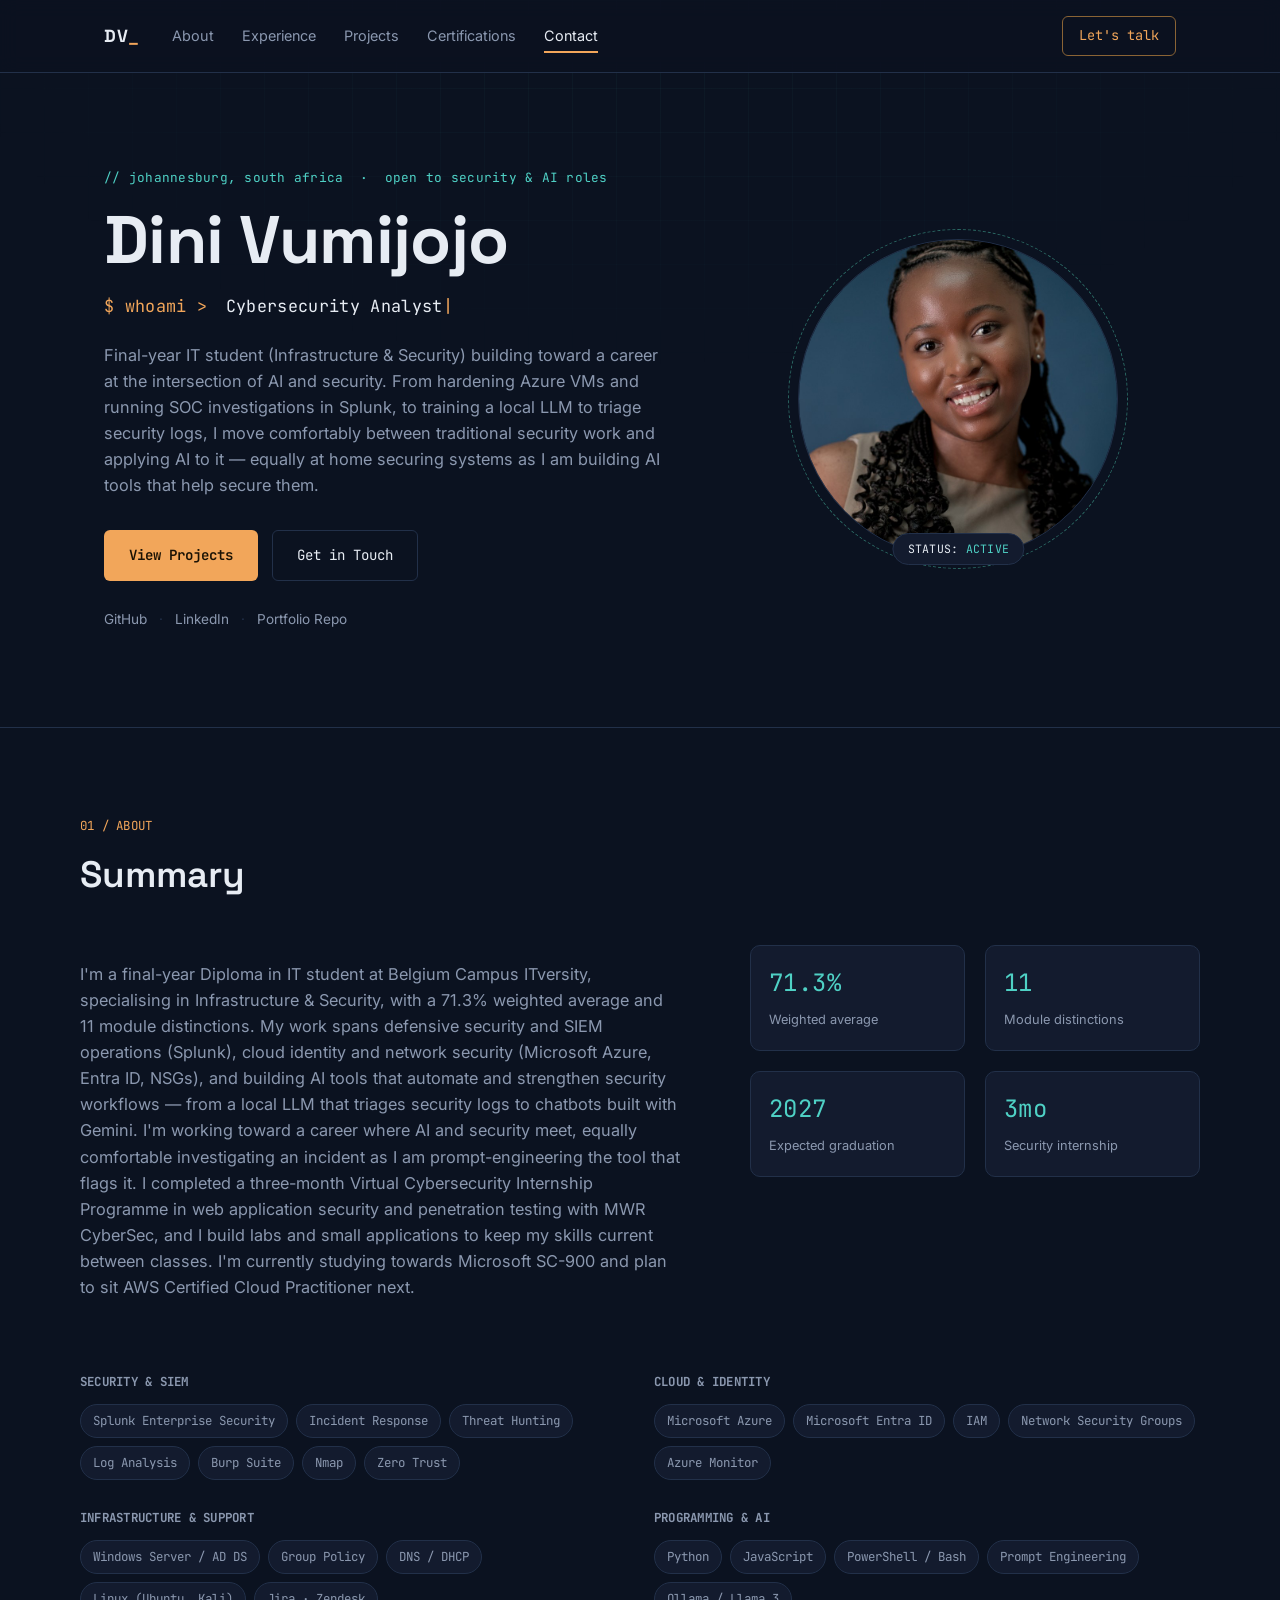
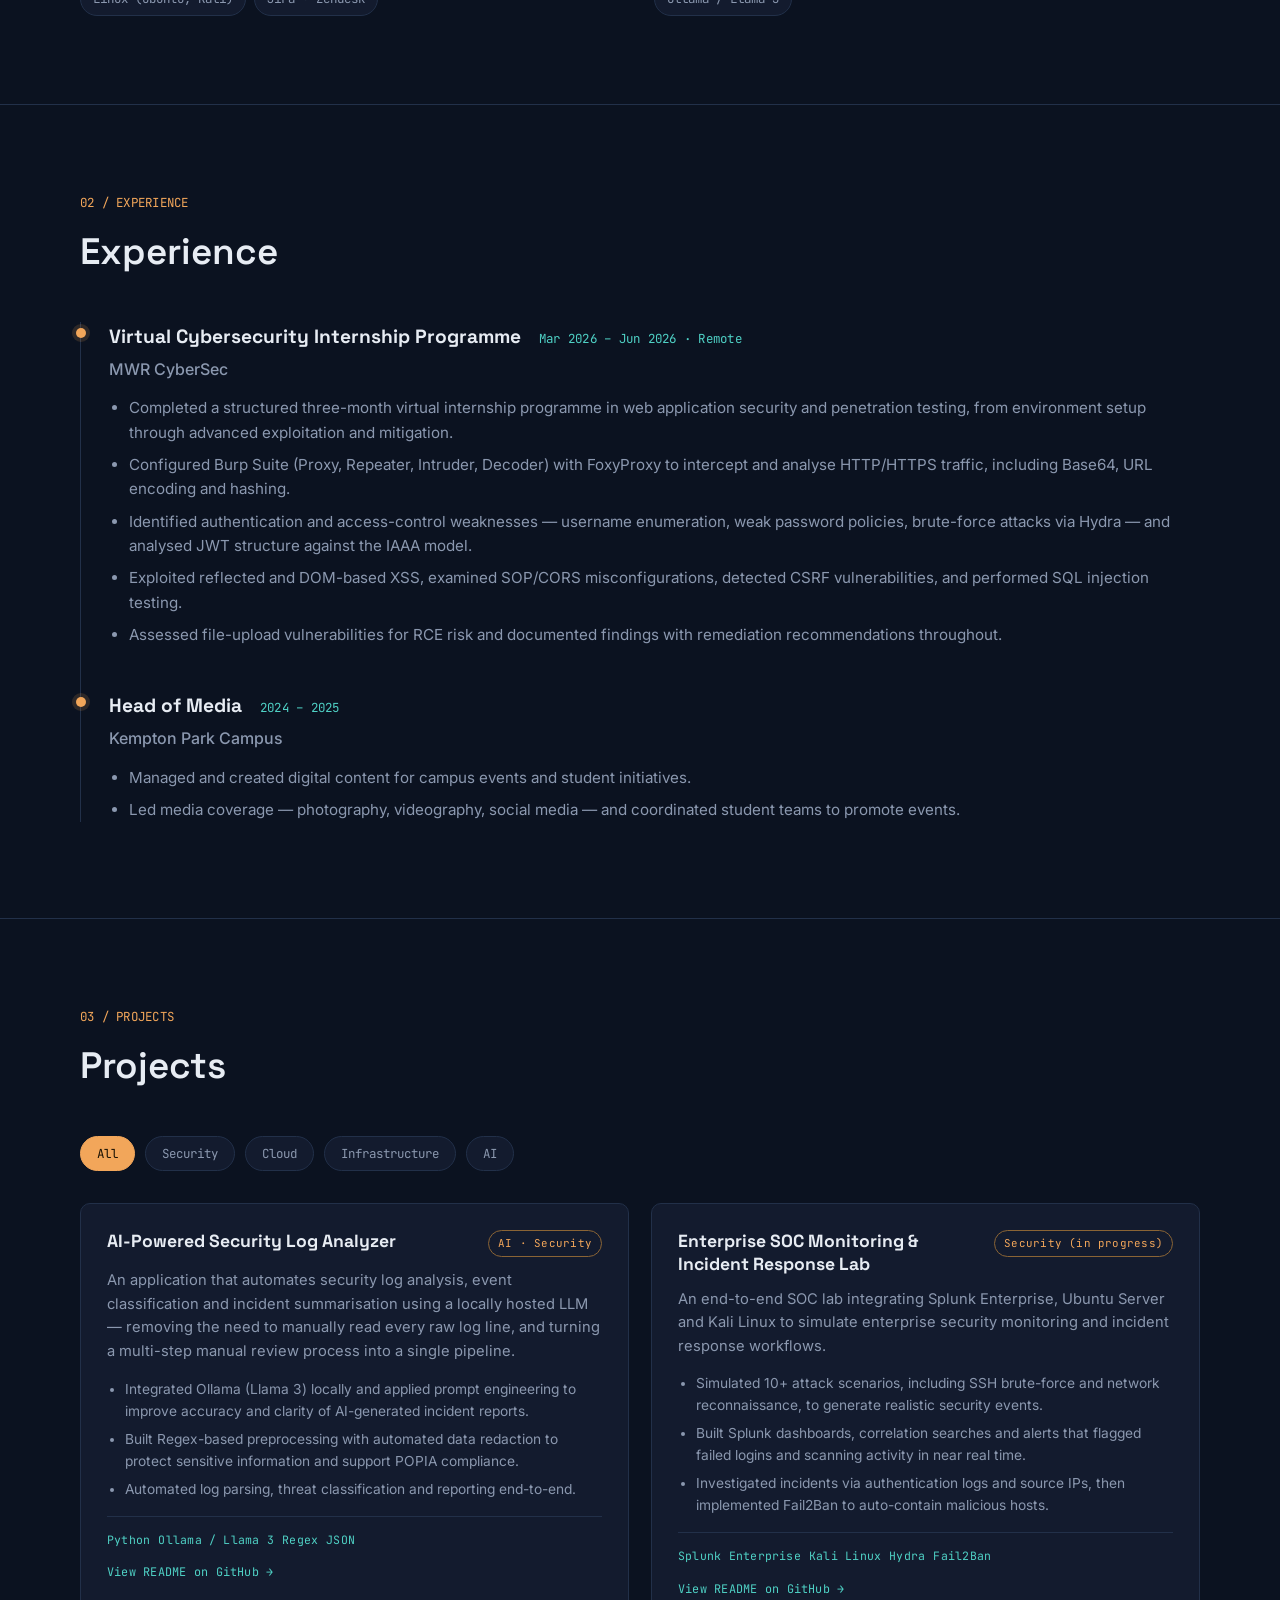
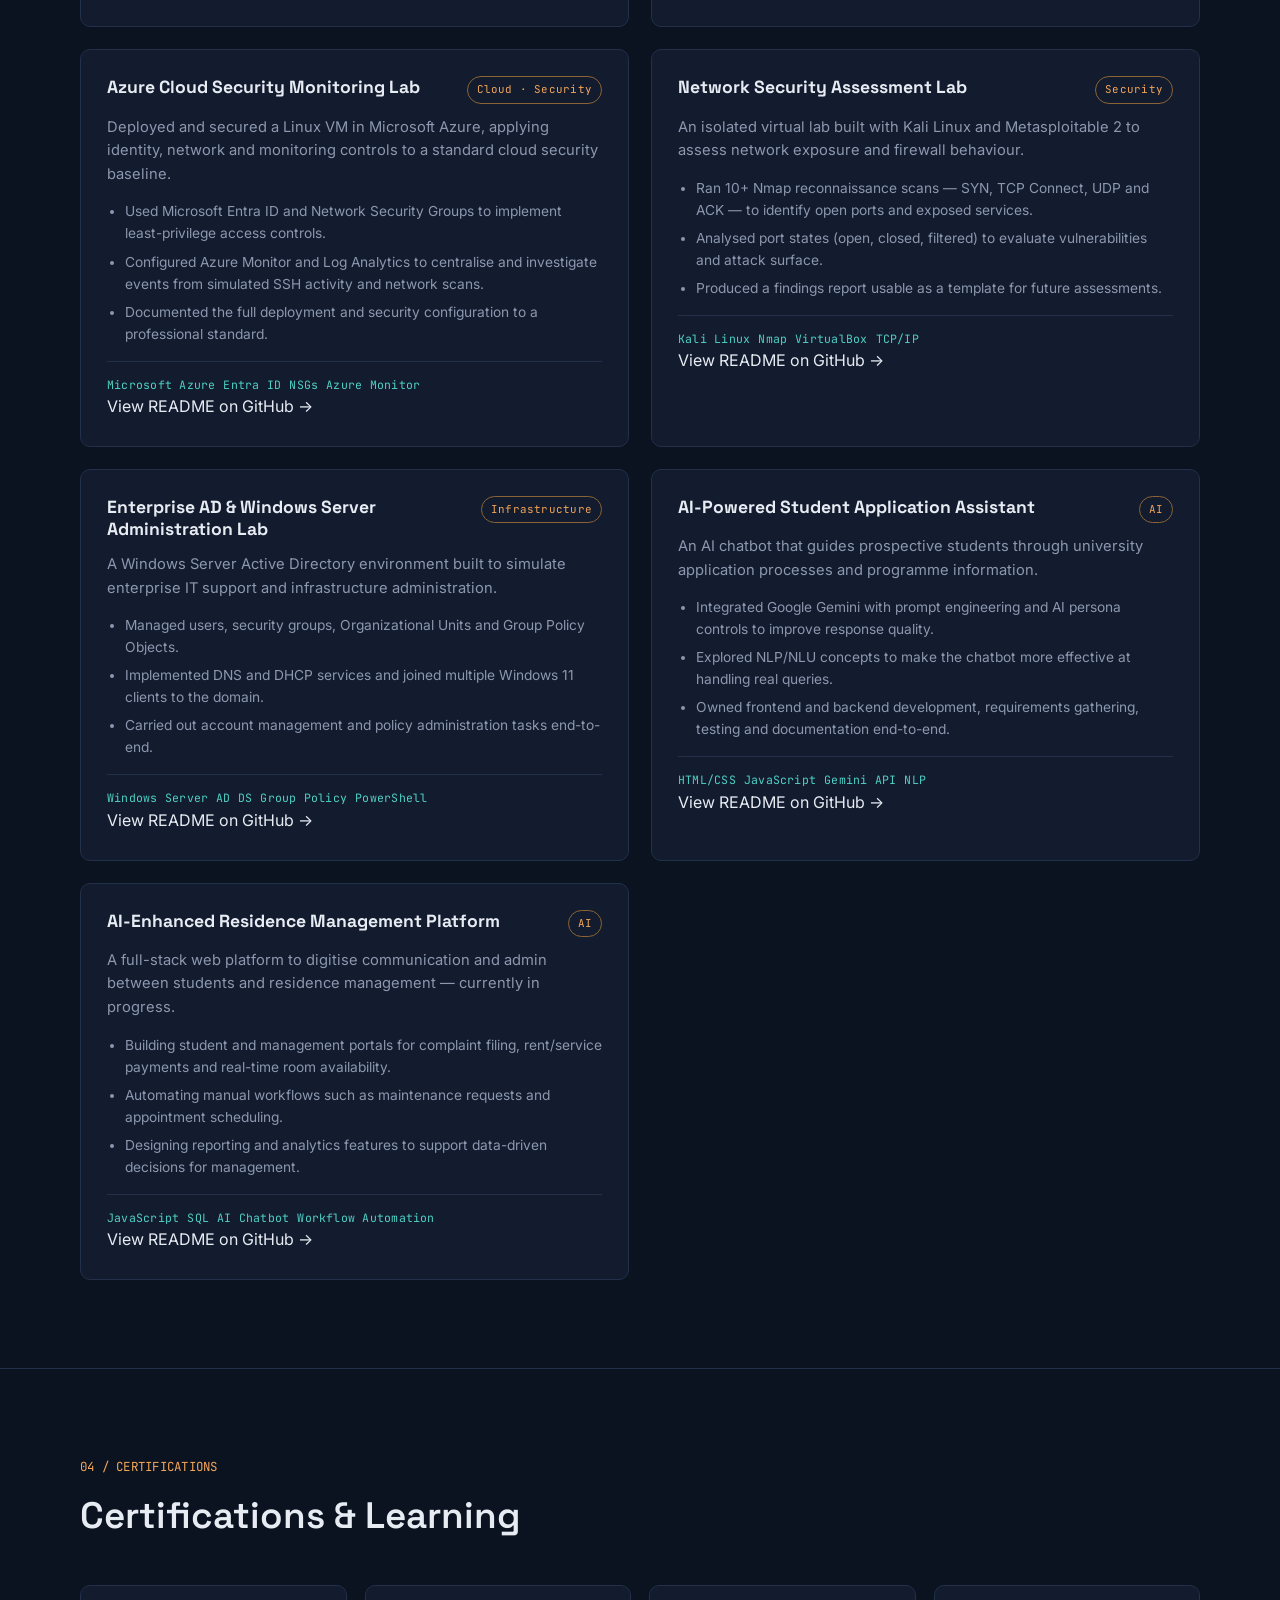
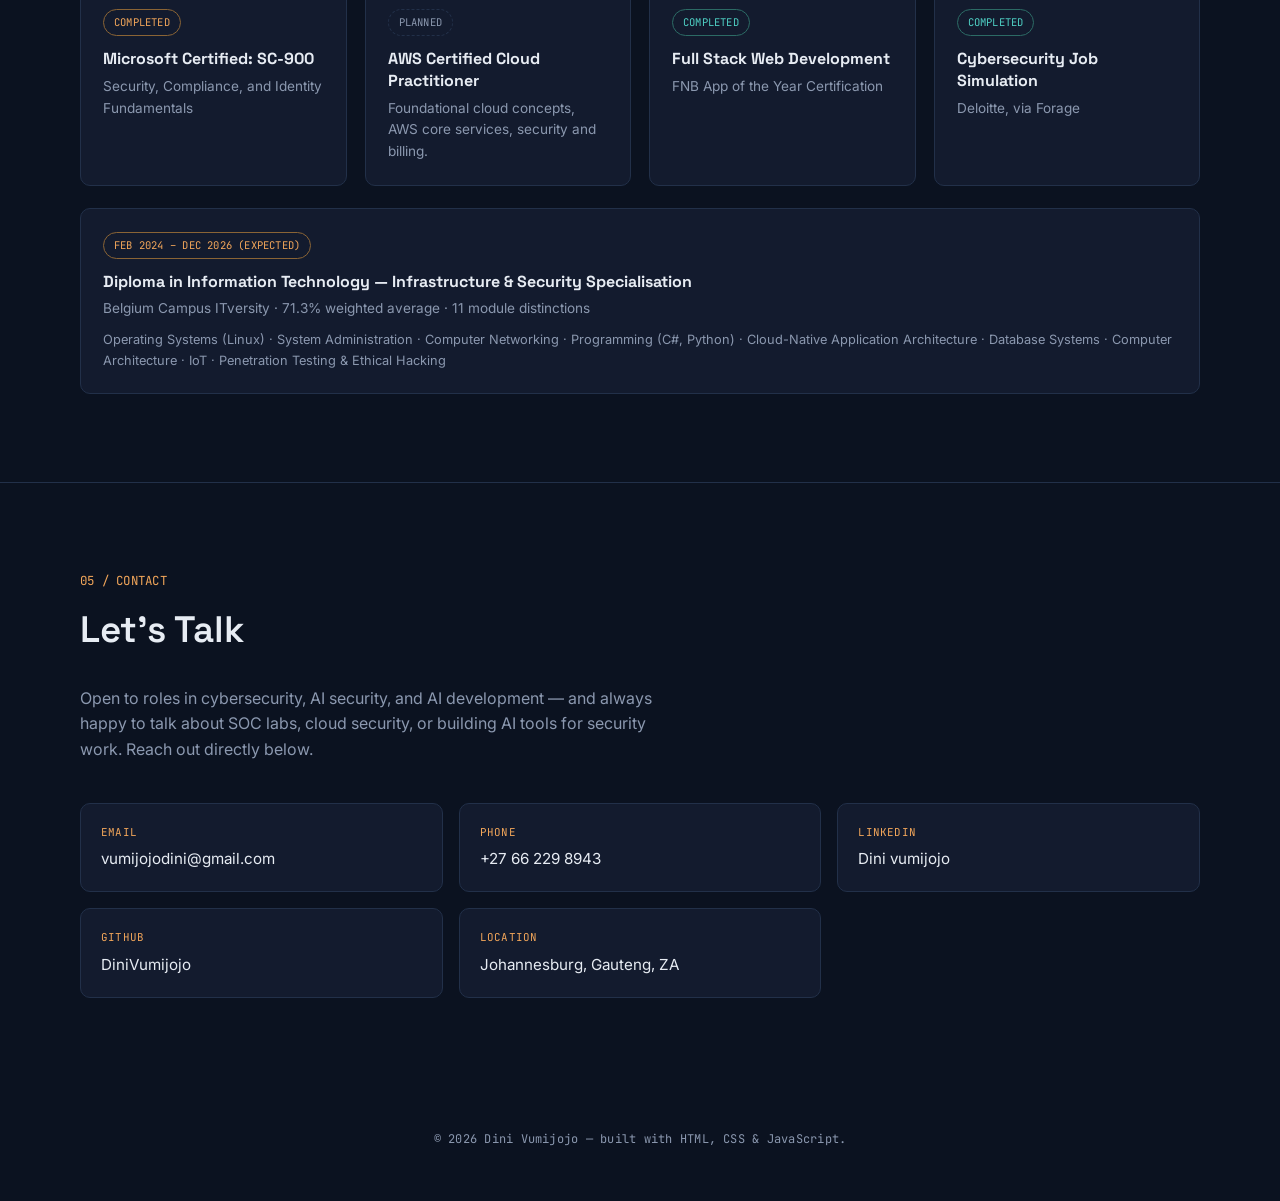
<file: index.html>
<!DOCTYPE html>
<html lang="en">
<head>
<meta charset="UTF-8">
<meta name="viewport" content="width=device-width, initial-scale=1.0">
<title>Dini Vumijojo — Cybersecurity &amp; IT Infrastructure Portfolio</title>
<meta name="description" content="Dini Vumijojo — Final-year IT student specialising in cybersecurity and infrastructure, building toward AI security.">

<link rel="preconnect" href="https://fonts.googleapis.com">
<link href="https://fonts.googleapis.com/css2?family=Space+Grotesk:wght@400;500;600;700&family=Inter:wght@400;500;600&family=JetBrains+Mono:wght@400;500;600&display=swap" rel="stylesheet">
<link rel="stylesheet" href="styles.css">
</head>
<body>

<!-- Scan-line grid background layer -->
<div class="grid-overlay" aria-hidden="true"></div>

<!-- ===== NAV ===== -->
<header class="nav" id="nav">
  <div class="nav-inner">
    <a href="#top" class="nav-logo">DV<span class="nav-logo-dot">_</span></a>
    <nav class="nav-links" id="navLinks">
      <a href="#about" class="nav-link">About</a>
      <a href="#experience" class="nav-link">Experience</a>
      <a href="#projects" class="nav-link">Projects</a>
      <a href="#certifications" class="nav-link">Certifications</a>
      <a href="#contact" class="nav-link">Contact</a>
    </nav>
    <a href="#contact" class="nav-cta">Let's talk</a>
    <button class="nav-toggle" id="navToggle" aria-label="Toggle menu" aria-expanded="false">
      <span></span><span></span><span></span>
    </button>
  </div>
</header>

<!-- ===== HERO ===== -->
<section class="hero" id="top">
  <div class="hero-inner">
    <p class="eyebrow mono">// johannesburg, south africa &nbsp;·&nbsp; open to security &amp; AI roles</p>

    <h1 class="hero-name">Dini Vumijojo</h1>

    <div class="hero-role mono">
      <span class="role-prefix">$ whoami &gt;</span>
      <span id="roleText" class="role-text"></span><span class="role-caret">|</span>
    </div>

    <p class="hero-summary">
      Final-year IT student (Infrastructure &amp; Security) building toward a career at the
      intersection of AI and security. From hardening Azure VMs and running SOC investigations
      in Splunk, to training a local LLM to triage security logs, I move comfortably between
      traditional security work and applying AI to it — equally at home securing systems as
      I am building AI tools that help secure them.
    </p>

    <div class="hero-actions">
      <a href="#projects" class="btn btn-primary">View Projects</a>
      <a href="#contact" class="btn btn-ghost">Get in Touch</a>
    </div>

    <div class="hero-social">
      <a href="https://github.com/DiniVumijojo" target="_blank" rel="noopener">GitHub</a>
      <span class="dot">·</span>
      <a href="https://www.linkedin.com/in/dini-vumijojo32556033b" target="_blank" rel="noopener">LinkedIn</a>
      <span class="dot">·</span>
      <a href="https://github.com/DiniVumijojo/my-portfolio" target="_blank" rel="noopener">Portfolio Repo</a>
    </div>
  </div>

  <div class="hero-photo-wrap reveal">
    <div class="hero-photo" id="heroPhoto">
      <img src="images/profile.jpg" alt="Portrait of Dini Vumijojo" id="profileImg">
      <div class="hero-photo-fallback mono" id="photoFallback">DV</div>
    </div>
    <div class="hero-photo-ring"></div>
    <div class="hero-photo-tag mono">STATUS: <span class="ok">ACTIVE</span></div>
  </div>
</section>

<main>

  <!-- ===== ABOUT ===== -->
  <section class="section" id="about">
    <div class="section-inner">
      <p class="section-eyebrow mono">01 / ABOUT</p>
      <h2 class="section-title">Summary</h2>

      <div class="about-grid">
        <p class="about-text">
          I'm a final-year Diploma in IT student at Belgium Campus ITversity, specialising in
          Infrastructure &amp; Security, with a 71.3% weighted average and 11 module distinctions.
          My work spans defensive security and SIEM operations (Splunk), cloud identity and network
          security (Microsoft Azure, Entra ID, NSGs), and building AI tools that automate and
          strengthen security workflows — from a local LLM that triages security logs to chatbots
          built with Gemini. I'm working toward a career where AI and security meet, equally
          comfortable investigating an incident as I am prompt-engineering the tool that flags it.
          I completed a three-month Virtual Cybersecurity Internship Programme in web application
          security and penetration testing with MWR CyberSec, and I build labs and small applications
          to keep my skills current between classes. I'm currently studying towards Microsoft SC-900
          and plan to sit AWS Certified Cloud Practitioner next.
        </p>

        <div class="about-stats">
          <div class="stat">
            <span class="stat-value mono">71.3%</span>
            <span class="stat-label">Weighted average</span>
          </div>
          <div class="stat">
            <span class="stat-value mono">11</span>
            <span class="stat-label">Module distinctions</span>
          </div>
          <div class="stat">
            <span class="stat-value mono">2027</span>
            <span class="stat-label">Expected graduation</span>
          </div>
          <div class="stat">
            <span class="stat-value mono">3mo</span>
            <span class="stat-label">Security internship</span>
          </div>
        </div>
      </div>

      <div class="skills" id="skills">
        <div class="skill-group">
          <h3 class="skill-group-title mono">Security &amp; SIEM</h3>
          <div class="chip-row">
            <span class="chip">Splunk Enterprise Security</span>
            <span class="chip">Incident Response</span>
            <span class="chip">Threat Hunting</span>
            <span class="chip">Log Analysis</span>
            <span class="chip">Burp Suite</span>
            <span class="chip">Nmap</span>
            <span class="chip">Zero Trust</span>
          </div>
        </div>
        <div class="skill-group">
          <h3 class="skill-group-title mono">Cloud &amp; Identity</h3>
          <div class="chip-row">
            <span class="chip">Microsoft Azure</span>
            <span class="chip">Microsoft Entra ID</span>
            <span class="chip">IAM</span>
            <span class="chip">Network Security Groups</span>
            <span class="chip">Azure Monitor</span>
          </div>
        </div>
        <div class="skill-group">
          <h3 class="skill-group-title mono">Infrastructure &amp; Support</h3>
          <div class="chip-row">
            <span class="chip">Windows Server / AD DS</span>
            <span class="chip">Group Policy</span>
            <span class="chip">DNS / DHCP</span>
            <span class="chip">Linux (Ubuntu, Kali)</span>
            <span class="chip">Jira · Zendesk</span>
          </div>
        </div>
        <div class="skill-group">
          <h3 class="skill-group-title mono">Programming &amp; AI</h3>
          <div class="chip-row">
            <span class="chip">Python</span>
            <span class="chip">JavaScript</span>
            <span class="chip">PowerShell / Bash</span>
            <span class="chip">Prompt Engineering</span>
            <span class="chip">Ollama / Llama 3</span>
          </div>
        </div>
      </div>
    </div>
  </section>

  <!-- ===== EXPERIENCE ===== -->
  <section class="section" id="experience">
    <div class="section-inner">
      <p class="section-eyebrow mono">02 / EXPERIENCE</p>
      <h2 class="section-title">Experience</h2>

      <div class="timeline">
        <div class="timeline-item reveal">
          <div class="timeline-marker"></div>
          <div class="timeline-content">
            <div class="timeline-head">
              <h3>Virtual Cybersecurity Internship Programme</h3>
              <span class="timeline-date mono">Mar 2026 – Jun 2026 · Remote</span>
            </div>
            <p class="timeline-org">MWR CyberSec</p>
            <ul class="timeline-list">
              <li>Completed a structured three-month virtual internship programme in web application security and penetration testing, from environment setup through advanced exploitation and mitigation.</li>
              <li>Configured Burp Suite (Proxy, Repeater, Intruder, Decoder) with FoxyProxy to intercept and analyse HTTP/HTTPS traffic, including Base64, URL encoding and hashing.</li>
              <li>Identified authentication and access-control weaknesses — username enumeration, weak password policies, brute-force attacks via Hydra — and analysed JWT structure against the IAAA model.</li>
              <li>Exploited reflected and DOM-based XSS, examined SOP/CORS misconfigurations, detected CSRF vulnerabilities, and performed SQL injection testing.</li>
              <li>Assessed file-upload vulnerabilities for RCE risk and documented findings with remediation recommendations throughout.</li>
            </ul>
          </div>
        </div>

        <div class="timeline-item reveal">
          <div class="timeline-marker"></div>
          <div class="timeline-content">
            <div class="timeline-head">
              <h3>Head of Media</h3>
              <span class="timeline-date mono">2024 – 2025</span>
            </div>
            <p class="timeline-org">Kempton Park Campus</p>
            <ul class="timeline-list">
              <li>Managed and created digital content for campus events and student initiatives.</li>
              <li>Led media coverage — photography, videography, social media — and coordinated student teams to promote events.</li>
            </ul>
          </div>
        </div>
      </div>
    </div>
  </section>

  <!-- ===== PROJECTS ===== -->
  <section class="section" id="projects">
    <div class="section-inner">
      <p class="section-eyebrow mono">03 / PROJECTS</p>
      <h2 class="section-title">Projects</h2>

      <div class="filter-row mono" id="filterRow">
        <button class="filter-btn active" data-filter="all">All</button>
        <button class="filter-btn" data-filter="security">Security</button>
        <button class="filter-btn" data-filter="cloud">Cloud</button>
        <button class="filter-btn" data-filter="infrastructure">Infrastructure</button>
        <button class="filter-btn" data-filter="ai">AI</button>
      </div>

      <div class="project-grid" id="projectGrid">

        <a class="project-card reveal" data-tags="security ai" href="https://github.com/DiniVumijojo/AI-Powered-Security-Log-Analyzer-" target="_blank" rel="noopener">
          <div class="project-head">
            <h3>AI-Powered Security Log Analyzer</h3>
            <span class="project-tag mono">AI · Security</span>
          </div>
          <p class="project-desc">
            An application that automates security log analysis, event classification and incident
            summarisation using a locally hosted LLM — removing the need to manually read every raw
            log line, and turning a multi-step manual review process into a single pipeline.
          </p>
          <ul class="project-points">
            <li>Integrated Ollama (Llama 3) locally and applied prompt engineering to improve accuracy and clarity of AI-generated incident reports.</li>
            <li>Built Regex-based preprocessing with automated data redaction to protect sensitive information and support POPIA compliance.</li>
            <li>Automated log parsing, threat classification and reporting end-to-end.</li>
          </ul>
          <div class="stack-row mono">
            <span>Python</span><span>Ollama / Llama 3</span><span>Regex</span><span>JSON</span>
          </div>
        <span class="project-link mono">View README on GitHub &rarr;</span>
        </a>

        <a class="project-card reveal" data-tags="security" href="https://github.com/DiniVumijojo/Enterprise-SOC-Monitoring-Incident-Response-Lab" target="_blank" rel="noopener">
          <div class="project-head">
            <h3>Enterprise SOC Monitoring &amp; Incident Response Lab</h3>
            <span class="project-tag mono">Security (in progress) </span>
          </div>
          <p class="project-desc">
            An end-to-end SOC lab integrating Splunk Enterprise, Ubuntu Server and Kali Linux to
            simulate enterprise security monitoring and incident response workflows.
          </p>
          <ul class="project-points">
            <li>Simulated 10+ attack scenarios, including SSH brute-force and network reconnaissance, to generate realistic security events.</li>
            <li>Built Splunk dashboards, correlation searches and alerts that flagged failed logins and scanning activity in near real time.</li>
            <li>Investigated incidents via authentication logs and source IPs, then implemented Fail2Ban to auto-contain malicious hosts.</li>
          </ul>
          <div class="stack-row mono">
            <span>Splunk Enterprise</span><span>Kali Linux</span><span>Hydra</span><span>Fail2Ban</span>
          </div>
        <span class="project-link mono">View README on GitHub &rarr;</span>
        </a>

        <a class="project-card reveal" data-tags="cloud security" href="https://github.com/DiniVumijojo/Azure-Cloud-Security-Monitoring-Lab" target="_blank" rel="noopener">
          <div class="project-head">
            <h3>Azure Cloud Security Monitoring Lab</h3>
            <span class="project-tag mono">Cloud · Security</span>
          </div>
          <p class="project-desc">
            Deployed and secured a Linux VM in Microsoft Azure, applying identity, network and
            monitoring controls to a standard cloud security baseline.
          </p>
          <ul class="project-points">
            <li>Used Microsoft Entra ID and Network Security Groups to implement least-privilege access controls.</li>
            <li>Configured Azure Monitor and Log Analytics to centralise and investigate events from simulated SSH activity and network scans.</li>
            <li>Documented the full deployment and security configuration to a professional standard.</li>
          </ul>
          <div class="stack-row mono">
            <span>Microsoft Azure</span><span>Entra ID</span><span>NSGs</span><span>Azure Monitor</span>
          </div>
        <span class="https://github.com/DiniVumijojo/Azure-Cloud-Security-Monitoring-Lab">View README on GitHub &rarr;</span>
        </a>

        <a class="project-card reveal" data-tags="security" href="https://github.com/DiniVumijojo/network-security-nmap-lab" target="_blank" rel="noopener">
          <div class="project-head">
            <h3>Network Security Assessment Lab</h3>
            <span class="project-tag mono">Security</span>
          </div>
          <p class="project-desc">
            An isolated virtual lab built with Kali Linux and Metasploitable 2 to assess network
            exposure and firewall behaviour.
          </p>
          <ul class="project-points">
            <li>Ran 10+ Nmap reconnaissance scans — SYN, TCP Connect, UDP and ACK — to identify open ports and exposed services.</li>
            <li>Analysed port states (open, closed, filtered) to evaluate vulnerabilities and attack surface.</li>
            <li>Produced a findings report usable as a template for future assessments.</li>
          </ul>
          <div class="stack-row mono">
            <span>Kali Linux</span><span>Nmap</span><span>VirtualBox</span><span>TCP/IP</span>
          </div>
        <span class="https://github.com/DiniVumijojo/network-security-nmap-lab">View README on GitHub &rarr;</span>
        </a>

        <a class="project-card reveal" data-tags="infrastructure" href="https://github.com/DiniVumijojo/Enterprise-Active-Directory-Windows-Server-Administration-Lab-" target="_blank" rel="noopener">
          <div class="project-head">
            <h3>Enterprise AD &amp; Windows Server Administration Lab</h3>
            <span class="project-tag mono">Infrastructure</span>
          </div>
          <p class="project-desc">
            A Windows Server Active Directory environment built to simulate enterprise IT support
            and infrastructure administration.
          </p>
          <ul class="project-points">
            <li>Managed users, security groups, Organizational Units and Group Policy Objects.</li>
            <li>Implemented DNS and DHCP services and joined multiple Windows 11 clients to the domain.</li>
            <li>Carried out account management and policy administration tasks end-to-end.</li>
          </ul>
          <div class="stack-row mono">
            <span>Windows Server</span><span>AD DS</span><span>Group Policy</span><span>PowerShell</span>
          </div>
        <span class="https://github.com/DiniVumijojo/Enterprise-Active-Directory-Windows-Server-Administration-Lab-">View README on GitHub &rarr;</span>
        </a>

        <a class="project-card reveal" data-tags="ai" href="https://github.com/DiniVumijojo/AI-Powered-University-Application-Assistant" target="_blank" rel="noopener">
          <div class="project-head">
            <h3>AI-Powered Student Application Assistant</h3>
            <span class="project-tag mono">AI</span>
          </div>
          <p class="project-desc">
            An AI chatbot that guides prospective students through university application processes
            and programme information.
          </p>
          <ul class="project-points">
            <li>Integrated Google Gemini with prompt engineering and AI persona controls to improve response quality.</li>
            <li>Explored NLP/NLU concepts to make the chatbot more effective at handling real queries.</li>
            <li>Owned frontend and backend development, requirements gathering, testing and documentation end-to-end.</li>
          </ul>
          <div class="stack-row mono">
            <span>HTML/CSS</span><span>JavaScript</span><span>Gemini API</span><span>NLP</span>
          </div>
        <span class="https://github.com/DiniVumijojo/AI-Powered-University-Application-Assistant">View README on GitHub &rarr;</span>
        </a>

        <a class="project-card reveal" data-tags="ai" href="https://github.com/Ipeleng2024/student-accommodation-portal" target="_blank" rel="noopener">
          <div class="project-head">
            <h3>AI-Enhanced Residence Management Platform</h3>
            <span class="project-tag mono">AI </span>
          </div>
          <p class="project-desc">
            A full-stack web platform to digitise communication and admin between students and
            residence management — currently in progress.
          </p>
          <ul class="project-points">
            <li>Building student and management portals for complaint filing, rent/service payments and real-time room availability.</li>
            <li>Automating manual workflows such as maintenance requests and appointment scheduling.</li>
            <li>Designing reporting and analytics features to support data-driven decisions for management.</li>
          </ul>
          <div class="stack-row mono">
            <span>JavaScript</span><span>SQL</span><span>AI Chatbot</span><span>Workflow Automation</span>
          </div>
        <span class="https://github.com/Ipeleng2024/student-accommodation-portal">View README on GitHub &rarr;</span>
        </a>

      </div>
    </div>
  </section>

  <!-- ===== CERTIFICATIONS ===== -->
  <section class="section" id="certifications">
    <div class="section-inner">
      <p class="section-eyebrow mono">04 / CERTIFICATIONS</p>
      <h2 class="section-title">Certifications &amp; Learning</h2>

      <div class="cert-grid">
        <div class="cert-card reveal">
          <div class="cert-status mono status-progress">COMPLETED</div>
          <h3>Microsoft Certified: SC-900</h3>
          <p>Security, Compliance, and Identity Fundamentals</p>
        </div>

        <div class="cert-card reveal">
          <div class="cert-status mono status-planned">PLANNED</div>
          <h3>AWS Certified Cloud Practitioner</h3>
          <p>Foundational cloud concepts, AWS core services, security and billing.</p>
        </div>

        <div class="cert-card reveal">
          <div class="cert-status mono status-done">COMPLETED</div>
          <h3>Full Stack Web Development</h3>
          <p>FNB App of the Year Certification</p>
        </div>

        <div class="cert-card reveal">
          <div class="cert-status mono status-done">COMPLETED</div>
          <h3>Cybersecurity Job Simulation</h3>
          <p>Deloitte, via Forage</p>
        </div>
      </div>

      <div class="education-card reveal">
        <div class="cert-status mono status-progress">FEB 2024 – DEC 2026 (EXPECTED)</div>
        <h3>Diploma in Information Technology — Infrastructure &amp; Security Specialisation</h3>
        <p>Belgium Campus ITversity · 71.3% weighted average · 11 module distinctions</p>
        <p class="edu-modules">Operating Systems (Linux) · System Administration · Computer Networking · Programming (C#, Python) · Cloud-Native Application Architecture · Database Systems · Computer Architecture · IoT · Penetration Testing &amp; Ethical Hacking</p>
      </div>
    </div>
  </section>

  <!-- ===== CONTACT ===== -->
  <section class="section" id="contact">
    <div class="section-inner">
      <p class="section-eyebrow mono">05 / CONTACT</p>
      <h2 class="section-title">Let's Talk</h2>
      <p class="contact-intro">
        Open to roles in cybersecurity, AI security, and AI development — and always happy to
        talk about SOC labs, cloud security, or building AI tools for security work. Reach out
        directly below.
      </p>

      <div class="contact-grid">
        <a class="contact-card reveal" href="mailto:vumijojodini@gmail.com">
          <span class="contact-label mono">EMAIL</span>
          <span class="contact-value">vumijojodini@gmail.com</span>
        </a>
        <a class="contact-card reveal" href="tel:+27662298943">
          <span class="contact-label mono">PHONE</span>
          <span class="contact-value">+27 66 229 8943</span>
        </a>
        <a class="contact-card reveal" href="https://www.linkedin.com/in/dini-vumijojo-32556033b/" target="_blank" rel="noopener">
          <span class="contact-label mono">LINKEDIN</span>
          <span class="contact-value">Dini vumijojo</span>
        </a>
        <a class="contact-card reveal" href="https://github.com/DiniVumijojo" target="_blank" rel="noopener">
          <span class="contact-label mono">GITHUB</span>
          <span class="contact-value">DiniVumijojo</span>
        </a>
        <div class="contact-card no-link reveal">
          <span class="contact-label mono">LOCATION</span>
          <span class="contact-value">Johannesburg, Gauteng, ZA</span>
        </div>
      </div>
    </div>
  </section>

</main>

<footer class="footer">
  <p class="mono">© <span id="year"></span> Dini Vumijojo — built with HTML, CSS &amp; JavaScript.</p>
</footer>

<script src="script.js"></script>
</body>
</html>
</file>
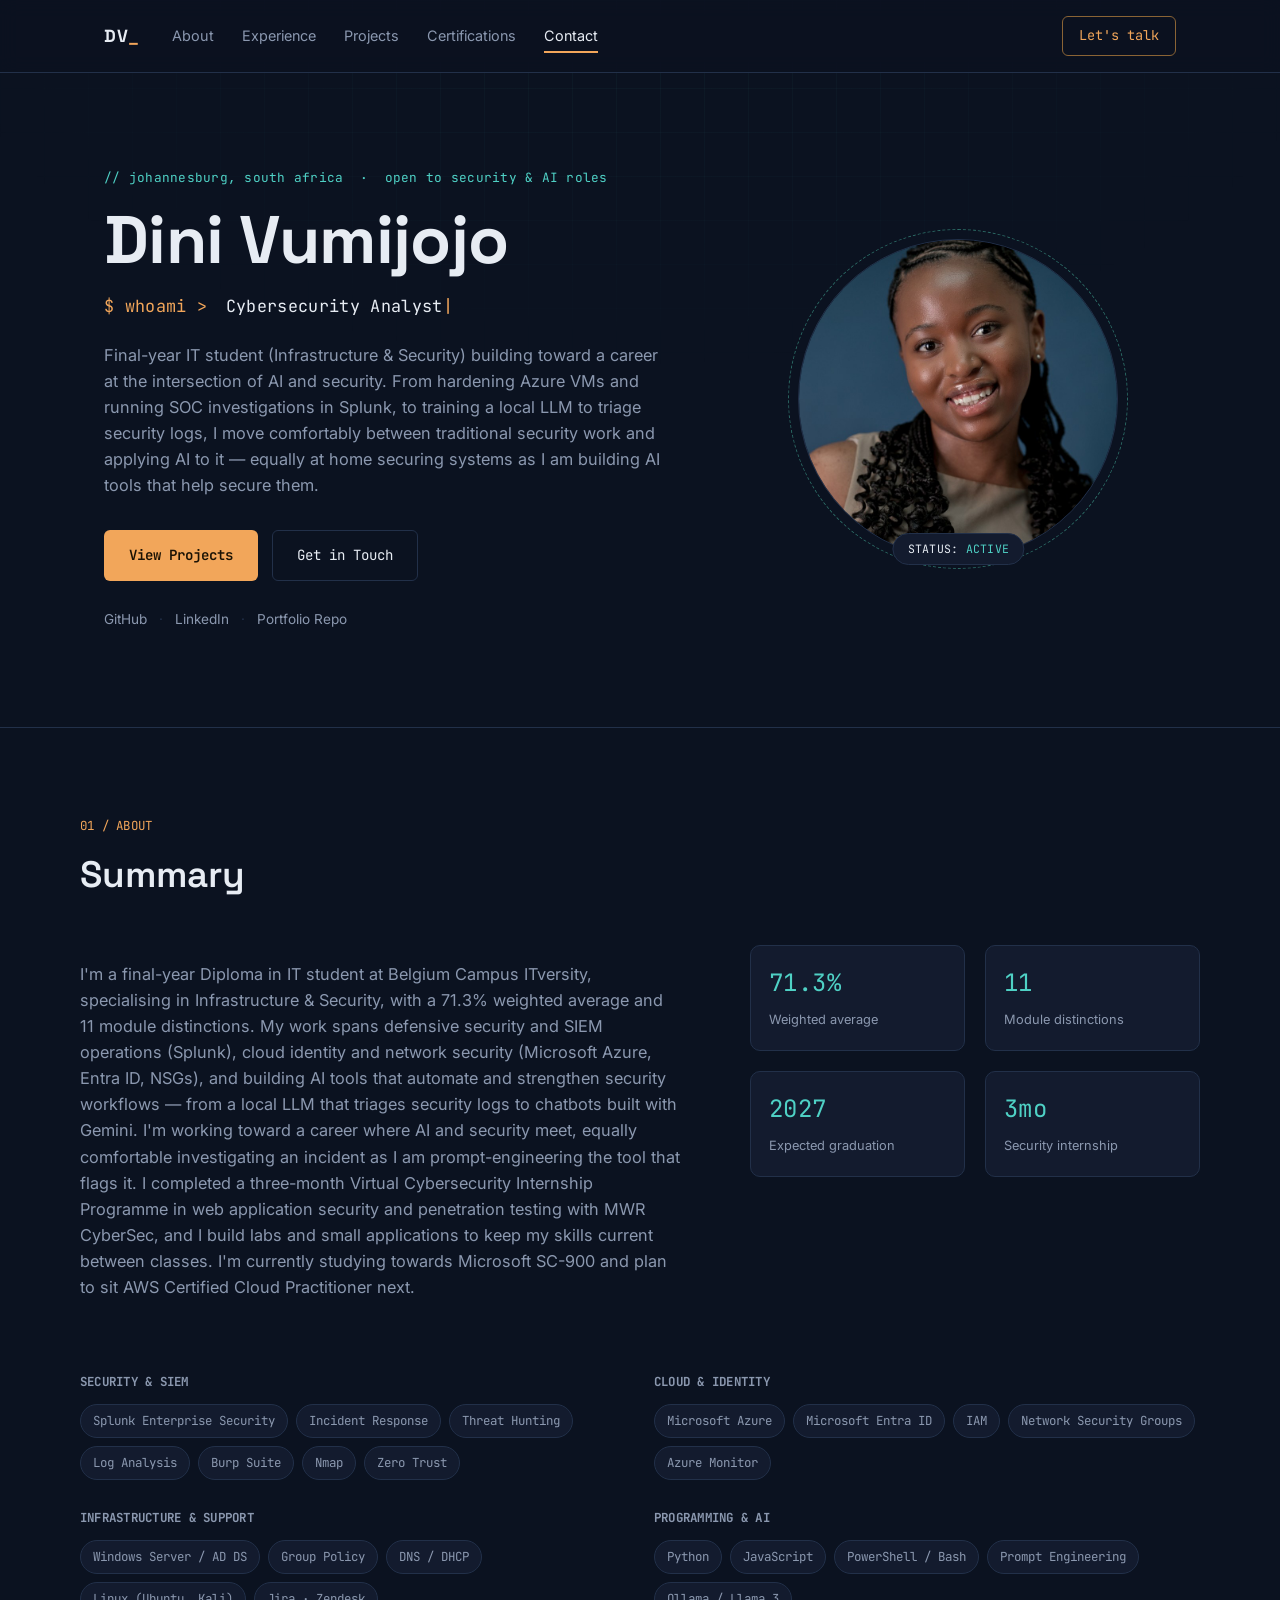
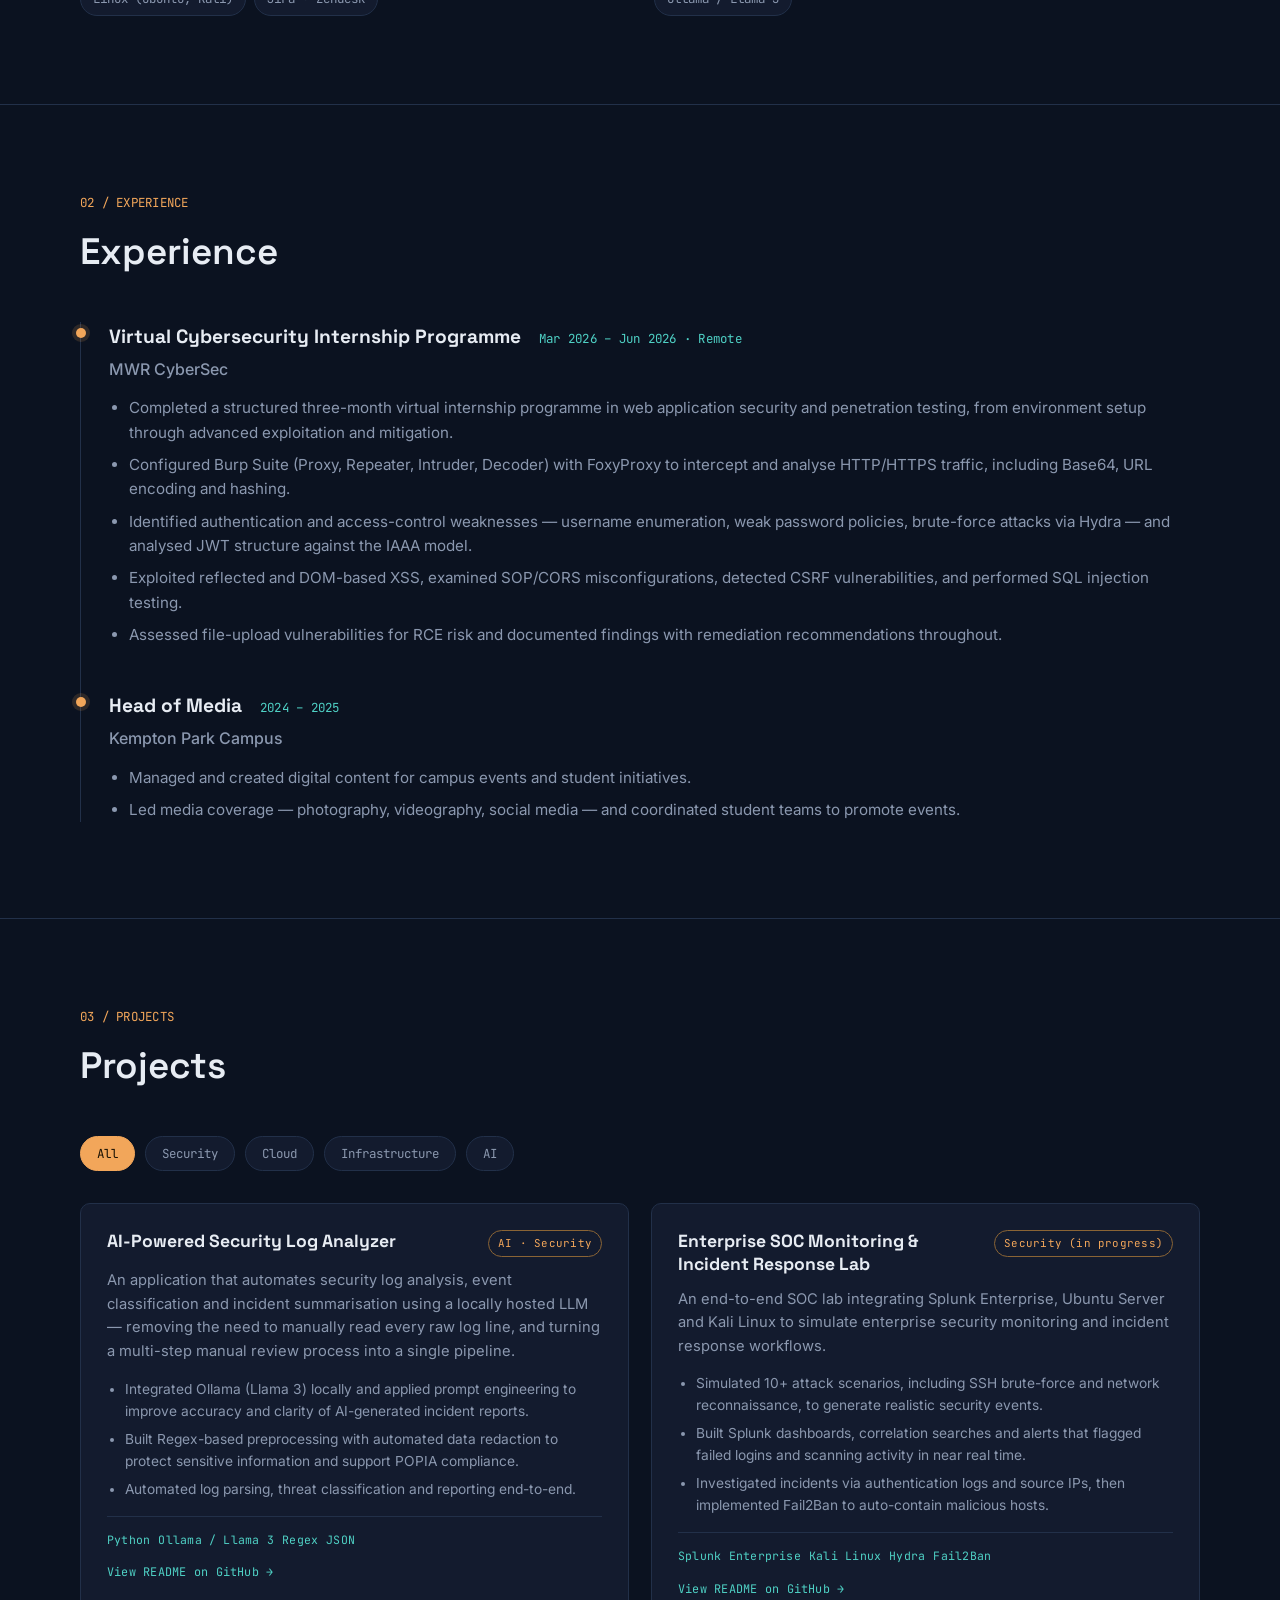
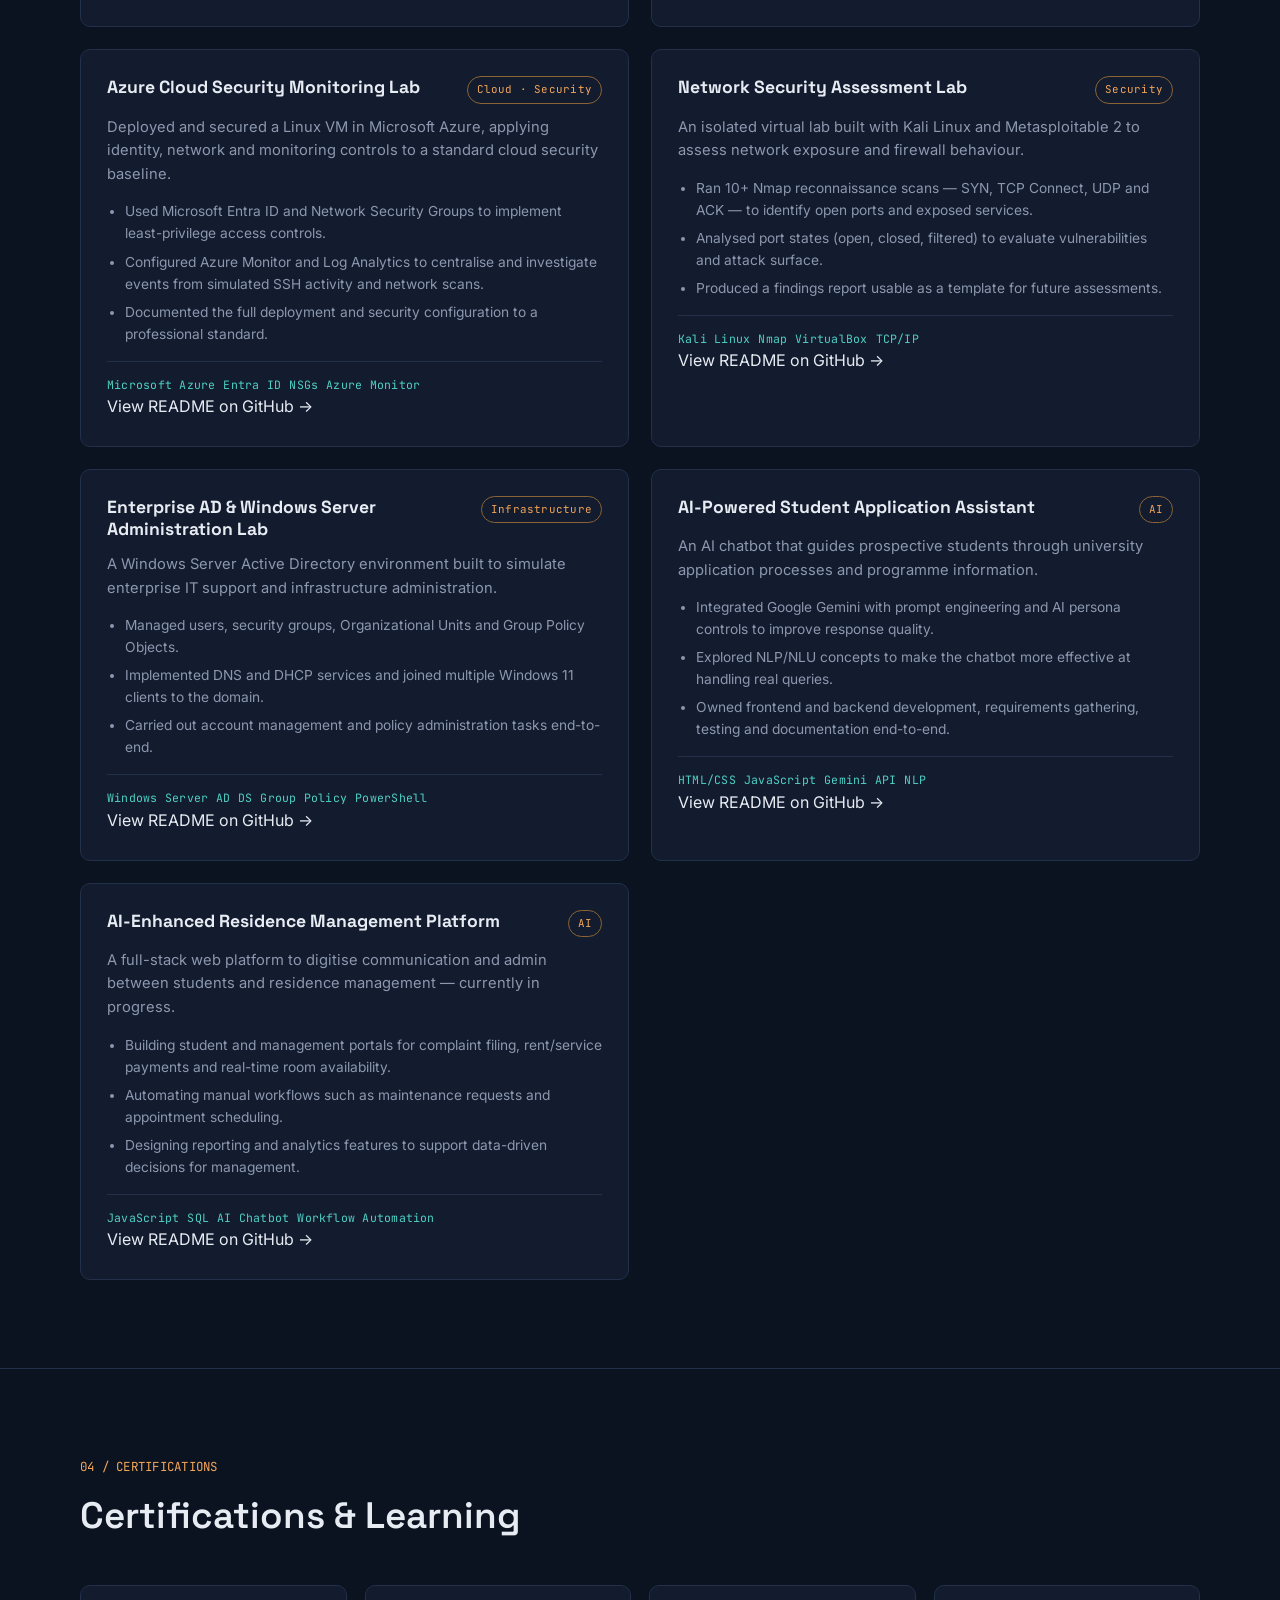
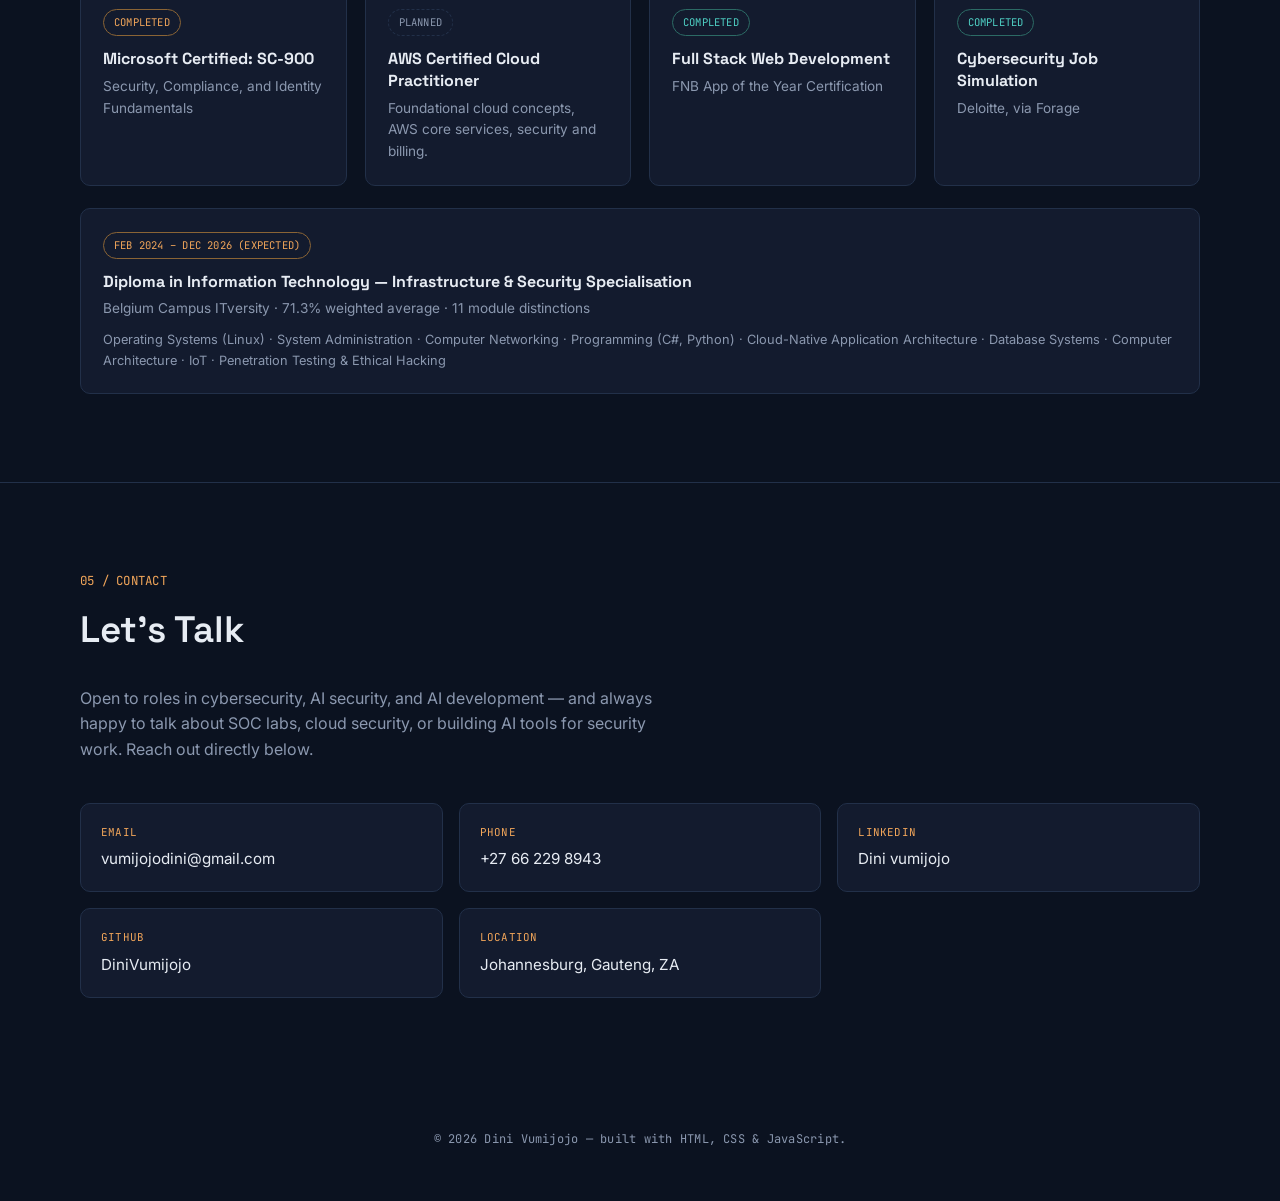
<file: portfolio/index.html>
<!DOCTYPE html>
<html lang="en">
<head>
<meta charset="UTF-8">
<meta name="viewport" content="width=device-width, initial-scale=1.0">
<title>Dini Vumijojo — Cybersecurity &amp; IT Infrastructure Portfolio</title>
<meta name="description" content="Dini Vumijojo — Final-year IT student specialising in cybersecurity and infrastructure, building toward AI security.">

<link rel="preconnect" href="https://fonts.googleapis.com">
<link href="https://fonts.googleapis.com/css2?family=Space+Grotesk:wght@400;500;600;700&family=Inter:wght@400;500;600&family=JetBrains+Mono:wght@400;500;600&display=swap" rel="stylesheet">
<link rel="stylesheet" href="styles.css">
</head>
<body>

<!-- Scan-line grid background layer -->
<div class="grid-overlay" aria-hidden="true"></div>

<!-- ===== NAV ===== -->
<header class="nav" id="nav">
  <div class="nav-inner">
    <a href="#top" class="nav-logo">DV<span class="nav-logo-dot">_</span></a>
    <nav class="nav-links" id="navLinks">
      <a href="#about" class="nav-link">About</a>
      <a href="#experience" class="nav-link">Experience</a>
      <a href="#projects" class="nav-link">Projects</a>
      <a href="#certifications" class="nav-link">Certifications</a>
      <a href="#contact" class="nav-link">Contact</a>
    </nav>
    <a href="#contact" class="nav-cta">Let's talk</a>
    <button class="nav-toggle" id="navToggle" aria-label="Toggle menu" aria-expanded="false">
      <span></span><span></span><span></span>
    </button>
  </div>
</header>

<!-- ===== HERO ===== -->
<section class="hero" id="top">
  <div class="hero-inner">
    <p class="eyebrow mono">// johannesburg, south africa &nbsp;·&nbsp; open to security &amp; AI roles</p>

    <h1 class="hero-name">Dini Vumijojo</h1>

    <div class="hero-role mono">
      <span class="role-prefix">$ whoami &gt;</span>
      <span id="roleText" class="role-text"></span><span class="role-caret">|</span>
    </div>

    <p class="hero-summary">
      Final-year IT student (Infrastructure &amp; Security) building toward a career at the
      intersection of AI and security. From hardening Azure VMs and running SOC investigations
      in Splunk, to training a local LLM to triage security logs, I move comfortably between
      traditional security work and applying AI to it — equally at home securing systems as
      I am building AI tools that help secure them.
    </p>

    <div class="hero-actions">
      <a href="#projects" class="btn btn-primary">View Projects</a>
      <a href="#contact" class="btn btn-ghost">Get in Touch</a>
    </div>

    <div class="hero-social">
      <a href="https://github.com/DiniVumijojo" target="_blank" rel="noopener">GitHub</a>
      <span class="dot">·</span>
      <a href="https://www.linkedin.com/in/dini-vumijojo32556033b" target="_blank" rel="noopener">LinkedIn</a>
      <span class="dot">·</span>
      <a href="https://github.com/DiniVumijojo/dinivumijojo_portfolio" target="_blank" rel="noopener">Portfolio Repo</a>
    </div>
  </div>

  <div class="hero-photo-wrap reveal">
    <div class="hero-photo" id="heroPhoto">
      <img src="images/profile.jpg" alt="Portrait of Dini Vumijojo" id="profileImg">
      <div class="hero-photo-fallback mono" id="photoFallback">DV</div>
    </div>
    <div class="hero-photo-ring"></div>
    <div class="hero-photo-tag mono">STATUS: <span class="ok">ACTIVE</span></div>
  </div>
</section>

<main>

  <!-- ===== ABOUT ===== -->
  <section class="section" id="about">
    <div class="section-inner">
      <p class="section-eyebrow mono">01 / ABOUT</p>
      <h2 class="section-title">Summary</h2>

      <div class="about-grid">
        <p class="about-text">
          I'm a final-year Diploma in IT student at Belgium Campus ITversity, specialising in
          Infrastructure &amp; Security, with a 71.3% weighted average and 11 module distinctions.
          My work spans defensive security and SIEM operations (Splunk), cloud identity and network
          security (Microsoft Azure, Entra ID, NSGs), and building AI tools that automate and
          strengthen security workflows — from a local LLM that triages security logs to chatbots
          built with Gemini. I'm working toward a career where AI and security meet, equally
          comfortable investigating an incident as I am prompt-engineering the tool that flags it.
          I completed a three-month Virtual Cybersecurity Internship Programme in web application
          security and penetration testing with MWR CyberSec, and I build labs and small applications
          to keep my skills current between classes. I'm currently studying towards Microsoft SC-900
          and plan to sit AWS Certified Cloud Practitioner next.
        </p>

        <div class="about-stats">
          <div class="stat">
            <span class="stat-value mono">71.3%</span>
            <span class="stat-label">Weighted average</span>
          </div>
          <div class="stat">
            <span class="stat-value mono">11</span>
            <span class="stat-label">Module distinctions</span>
          </div>
          <div class="stat">
            <span class="stat-value mono">2027</span>
            <span class="stat-label">Expected graduation</span>
          </div>
          <div class="stat">
            <span class="stat-value mono">3mo</span>
            <span class="stat-label">Security internship</span>
          </div>
        </div>
      </div>

      <div class="skills" id="skills">
        <div class="skill-group">
          <h3 class="skill-group-title mono">Security &amp; SIEM</h3>
          <div class="chip-row">
            <span class="chip">Splunk Enterprise Security</span>
            <span class="chip">Incident Response</span>
            <span class="chip">Threat Hunting</span>
            <span class="chip">Log Analysis</span>
            <span class="chip">Burp Suite</span>
            <span class="chip">Nmap</span>
            <span class="chip">Zero Trust</span>
          </div>
        </div>
        <div class="skill-group">
          <h3 class="skill-group-title mono">Cloud &amp; Identity</h3>
          <div class="chip-row">
            <span class="chip">Microsoft Azure</span>
            <span class="chip">Microsoft Entra ID</span>
            <span class="chip">IAM</span>
            <span class="chip">Network Security Groups</span>
            <span class="chip">Azure Monitor</span>
          </div>
        </div>
        <div class="skill-group">
          <h3 class="skill-group-title mono">Infrastructure &amp; Support</h3>
          <div class="chip-row">
            <span class="chip">Windows Server / AD DS</span>
            <span class="chip">Group Policy</span>
            <span class="chip">DNS / DHCP</span>
            <span class="chip">Linux (Ubuntu, Kali)</span>
            <span class="chip">Jira · Zendesk</span>
          </div>
        </div>
        <div class="skill-group">
          <h3 class="skill-group-title mono">Programming &amp; AI</h3>
          <div class="chip-row">
            <span class="chip">Python</span>
            <span class="chip">JavaScript</span>
            <span class="chip">PowerShell / Bash</span>
            <span class="chip">Prompt Engineering</span>
            <span class="chip">Ollama / Llama 3</span>
          </div>
        </div>
      </div>
    </div>
  </section>

  <!-- ===== EXPERIENCE ===== -->
  <section class="section" id="experience">
    <div class="section-inner">
      <p class="section-eyebrow mono">02 / EXPERIENCE</p>
      <h2 class="section-title">Experience</h2>

      <div class="timeline">
        <div class="timeline-item reveal">
          <div class="timeline-marker"></div>
          <div class="timeline-content">
            <div class="timeline-head">
              <h3>Virtual Cybersecurity Internship Programme</h3>
              <span class="timeline-date mono">Mar 2026 – Jun 2026 · Remote</span>
            </div>
            <p class="timeline-org">MWR CyberSec</p>
            <ul class="timeline-list">
              <li>Completed a structured three-month virtual internship programme in web application security and penetration testing, from environment setup through advanced exploitation and mitigation.</li>
              <li>Configured Burp Suite (Proxy, Repeater, Intruder, Decoder) with FoxyProxy to intercept and analyse HTTP/HTTPS traffic, including Base64, URL encoding and hashing.</li>
              <li>Identified authentication and access-control weaknesses — username enumeration, weak password policies, brute-force attacks via Hydra — and analysed JWT structure against the IAAA model.</li>
              <li>Exploited reflected and DOM-based XSS, examined SOP/CORS misconfigurations, detected CSRF vulnerabilities, and performed SQL injection testing.</li>
              <li>Assessed file-upload vulnerabilities for RCE risk and documented findings with remediation recommendations throughout.</li>
            </ul>
          </div>
        </div>

        <div class="timeline-item reveal">
          <div class="timeline-marker"></div>
          <div class="timeline-content">
            <div class="timeline-head">
              <h3>Head of Media</h3>
              <span class="timeline-date mono">2024 – 2025</span>
            </div>
            <p class="timeline-org">Kempton Park Campus</p>
            <ul class="timeline-list">
              <li>Managed and created digital content for campus events and student initiatives.</li>
              <li>Led media coverage — photography, videography, social media — and coordinated student teams to promote events.</li>
            </ul>
          </div>
        </div>
      </div>
    </div>
  </section>

  <!-- ===== PROJECTS ===== -->
  <section class="section" id="projects">
    <div class="section-inner">
      <p class="section-eyebrow mono">03 / PROJECTS</p>
      <h2 class="section-title">Projects</h2>

      <div class="filter-row mono" id="filterRow">
        <button class="filter-btn active" data-filter="all">All</button>
        <button class="filter-btn" data-filter="security">Security</button>
        <button class="filter-btn" data-filter="cloud">Cloud</button>
        <button class="filter-btn" data-filter="infrastructure">Infrastructure</button>
        <button class="filter-btn" data-filter="ai">AI</button>
      </div>

      <div class="project-grid" id="projectGrid">

        <a class="project-card reveal" data-tags="security ai" href="https://github.com/DiniVumijojo/AI-Powered-Security-Log-Analyzer-" target="_blank" rel="noopener">
          <div class="project-head">
            <h3>AI-Powered Security Log Analyzer</h3>
            <span class="project-tag mono">AI · Security</span>
          </div>
          <p class="project-desc">
            An application that automates security log analysis, event classification and incident
            summarisation using a locally hosted LLM — removing the need to manually read every raw
            log line, and turning a multi-step manual review process into a single pipeline.
          </p>
          <ul class="project-points">
            <li>Integrated Ollama (Llama 3) locally and applied prompt engineering to improve accuracy and clarity of AI-generated incident reports.</li>
            <li>Built Regex-based preprocessing with automated data redaction to protect sensitive information and support POPIA compliance.</li>
            <li>Automated log parsing, threat classification and reporting end-to-end.</li>
          </ul>
          <div class="stack-row mono">
            <span>Python</span><span>Ollama / Llama 3</span><span>Regex</span><span>JSON</span>
          </div>
        <span class="project-link mono">View README on GitHub &rarr;</span>
        </a>

        <a class="project-card reveal" data-tags="security" href="https://github.com/DiniVumijojo/Enterprise-SOC-Monitoring-Incident-Response-Lab" target="_blank" rel="noopener">
          <div class="project-head">
            <h3>Enterprise SOC Monitoring &amp; Incident Response Lab</h3>
            <span class="project-tag mono">Security (in progress) </span>
          </div>
          <p class="project-desc">
            An end-to-end SOC lab integrating Splunk Enterprise, Ubuntu Server and Kali Linux to
            simulate enterprise security monitoring and incident response workflows.
          </p>
          <ul class="project-points">
            <li>Simulated 10+ attack scenarios, including SSH brute-force and network reconnaissance, to generate realistic security events.</li>
            <li>Built Splunk dashboards, correlation searches and alerts that flagged failed logins and scanning activity in near real time.</li>
            <li>Investigated incidents via authentication logs and source IPs, then implemented Fail2Ban to auto-contain malicious hosts.</li>
          </ul>
          <div class="stack-row mono">
            <span>Splunk Enterprise</span><span>Kali Linux</span><span>Hydra</span><span>Fail2Ban</span>
          </div>
        <span class="project-link mono">View README on GitHub &rarr;</span>
        </a>

        <a class="project-card reveal" data-tags="cloud security" href="https://github.com/DiniVumijojo/Azure-Cloud-Security-Monitoring-Lab" target="_blank" rel="noopener">
          <div class="project-head">
            <h3>Azure Cloud Security Monitoring Lab</h3>
            <span class="project-tag mono">Cloud · Security</span>
          </div>
          <p class="project-desc">
            Deployed and secured a Linux VM in Microsoft Azure, applying identity, network and
            monitoring controls to a standard cloud security baseline.
          </p>
          <ul class="project-points">
            <li>Used Microsoft Entra ID and Network Security Groups to implement least-privilege access controls.</li>
            <li>Configured Azure Monitor and Log Analytics to centralise and investigate events from simulated SSH activity and network scans.</li>
            <li>Documented the full deployment and security configuration to a professional standard.</li>
          </ul>
          <div class="stack-row mono">
            <span>Microsoft Azure</span><span>Entra ID</span><span>NSGs</span><span>Azure Monitor</span>
          </div>
        <span class="https://github.com/DiniVumijojo/Azure-Cloud-Security-Monitoring-Lab">View README on GitHub &rarr;</span>
        </a>

        <a class="project-card reveal" data-tags="security" href="https://github.com/DiniVumijojo/network-security-nmap-lab" target="_blank" rel="noopener">
          <div class="project-head">
            <h3>Network Security Assessment Lab</h3>
            <span class="project-tag mono">Security</span>
          </div>
          <p class="project-desc">
            An isolated virtual lab built with Kali Linux and Metasploitable 2 to assess network
            exposure and firewall behaviour.
          </p>
          <ul class="project-points">
            <li>Ran 10+ Nmap reconnaissance scans — SYN, TCP Connect, UDP and ACK — to identify open ports and exposed services.</li>
            <li>Analysed port states (open, closed, filtered) to evaluate vulnerabilities and attack surface.</li>
            <li>Produced a findings report usable as a template for future assessments.</li>
          </ul>
          <div class="stack-row mono">
            <span>Kali Linux</span><span>Nmap</span><span>VirtualBox</span><span>TCP/IP</span>
          </div>
        <span class="https://github.com/DiniVumijojo/network-security-nmap-lab">View README on GitHub &rarr;</span>
        </a>

        <a class="project-card reveal" data-tags="infrastructure" href="https://github.com/DiniVumijojo/Enterprise-Active-Directory-Windows-Server-Administration-Lab-" target="_blank" rel="noopener">
          <div class="project-head">
            <h3>Enterprise AD &amp; Windows Server Administration Lab</h3>
            <span class="project-tag mono">Infrastructure</span>
          </div>
          <p class="project-desc">
            A Windows Server Active Directory environment built to simulate enterprise IT support
            and infrastructure administration.
          </p>
          <ul class="project-points">
            <li>Managed users, security groups, Organizational Units and Group Policy Objects.</li>
            <li>Implemented DNS and DHCP services and joined multiple Windows 11 clients to the domain.</li>
            <li>Carried out account management and policy administration tasks end-to-end.</li>
          </ul>
          <div class="stack-row mono">
            <span>Windows Server</span><span>AD DS</span><span>Group Policy</span><span>PowerShell</span>
          </div>
        <span class="https://github.com/DiniVumijojo/Enterprise-Active-Directory-Windows-Server-Administration-Lab-">View README on GitHub &rarr;</span>
        </a>

        <a class="project-card reveal" data-tags="ai" href="https://github.com/DiniVumijojo/AI-Powered-University-Application-Assistant" target="_blank" rel="noopener">
          <div class="project-head">
            <h3>AI-Powered Student Application Assistant</h3>
            <span class="project-tag mono">AI</span>
          </div>
          <p class="project-desc">
            An AI chatbot that guides prospective students through university application processes
            and programme information.
          </p>
          <ul class="project-points">
            <li>Integrated Google Gemini with prompt engineering and AI persona controls to improve response quality.</li>
            <li>Explored NLP/NLU concepts to make the chatbot more effective at handling real queries.</li>
            <li>Owned frontend and backend development, requirements gathering, testing and documentation end-to-end.</li>
          </ul>
          <div class="stack-row mono">
            <span>HTML/CSS</span><span>JavaScript</span><span>Gemini API</span><span>NLP</span>
          </div>
        <span class="https://github.com/DiniVumijojo/AI-Powered-University-Application-Assistant">View README on GitHub &rarr;</span>
        </a>

        <a class="project-card reveal" data-tags="ai" href="https://github.com/Ipeleng2024/student-accommodation-portal" target="_blank" rel="noopener">
          <div class="project-head">
            <h3>AI-Enhanced Residence Management Platform</h3>
            <span class="project-tag mono">AI </span>
          </div>
          <p class="project-desc">
            A full-stack web platform to digitise communication and admin between students and
            residence management — currently in progress.
          </p>
          <ul class="project-points">
            <li>Building student and management portals for complaint filing, rent/service payments and real-time room availability.</li>
            <li>Automating manual workflows such as maintenance requests and appointment scheduling.</li>
            <li>Designing reporting and analytics features to support data-driven decisions for management.</li>
          </ul>
          <div class="stack-row mono">
            <span>JavaScript</span><span>SQL</span><span>AI Chatbot</span><span>Workflow Automation</span>
          </div>
        <span class="https://github.com/Ipeleng2024/student-accommodation-portal">View README on GitHub &rarr;</span>
        </a>

      </div>
    </div>
  </section>

  <!-- ===== CERTIFICATIONS ===== -->
  <section class="section" id="certifications">
    <div class="section-inner">
      <p class="section-eyebrow mono">04 / CERTIFICATIONS</p>
      <h2 class="section-title">Certifications &amp; Learning</h2>

      <div class="cert-grid">
        <div class="cert-card reveal">
          <div class="cert-status mono status-progress">COMPLETED</div>
          <h3>Microsoft Certified: SC-900</h3>
          <p>Security, Compliance, and Identity Fundamentals</p>
        </div>

        <div class="cert-card reveal">
          <div class="cert-status mono status-planned">PLANNED</div>
          <h3>AWS Certified Cloud Practitioner</h3>
          <p>Foundational cloud concepts, AWS core services, security and billing.</p>
        </div>

        <div class="cert-card reveal">
          <div class="cert-status mono status-done">COMPLETED</div>
          <h3>Full Stack Web Development</h3>
          <p>FNB App of the Year Certification</p>
        </div>

        <div class="cert-card reveal">
          <div class="cert-status mono status-done">COMPLETED</div>
          <h3>Cybersecurity Job Simulation</h3>
          <p>Deloitte, via Forage</p>
        </div>
      </div>

      <div class="education-card reveal">
        <div class="cert-status mono status-progress">FEB 2024 – DEC 2026 (EXPECTED)</div>
        <h3>Diploma in Information Technology — Infrastructure &amp; Security Specialisation</h3>
        <p>Belgium Campus ITversity · 71.3% weighted average · 11 module distinctions</p>
        <p class="edu-modules">Operating Systems (Linux) · System Administration · Computer Networking · Programming (C#, Python) · Cloud-Native Application Architecture · Database Systems · Computer Architecture · IoT · Penetration Testing &amp; Ethical Hacking</p>
      </div>
    </div>
  </section>

  <!-- ===== CONTACT ===== -->
  <section class="section" id="contact">
    <div class="section-inner">
      <p class="section-eyebrow mono">05 / CONTACT</p>
      <h2 class="section-title">Let's Talk</h2>
      <p class="contact-intro">
        Open to roles in cybersecurity, AI security, and AI development — and always happy to
        talk about SOC labs, cloud security, or building AI tools for security work. Reach out
        directly below.
      </p>

      <div class="contact-grid">
        <a class="contact-card reveal" href="mailto:vumijojodini@gmail.com">
          <span class="contact-label mono">EMAIL</span>
          <span class="contact-value">vumijojodini@gmail.com</span>
        </a>
        <a class="contact-card reveal" href="tel:+27662298943">
          <span class="contact-label mono">PHONE</span>
          <span class="contact-value">+27 66 229 8943</span>
        </a>
        <a class="contact-card reveal" href="https://www.linkedin.com/in/dini-vumijojo-32556033b/" target="_blank" rel="noopener">
          <span class="contact-label mono">LINKEDIN</span>
          <span class="contact-value">Dini vumijojo</span>
        </a>
        <a class="contact-card reveal" href="https://github.com/DiniVumijojo" target="_blank" rel="noopener">
          <span class="contact-label mono">GITHUB</span>
          <span class="contact-value">DiniVumijojo</span>
        </a>
        <div class="contact-card no-link reveal">
          <span class="contact-label mono">LOCATION</span>
          <span class="contact-value">Johannesburg, Gauteng, ZA</span>
        </div>
      </div>
    </div>
  </section>

</main>

<footer class="footer">
  <p class="mono">© <span id="year"></span> Dini Vumijojo — built with HTML, CSS &amp; JavaScript.</p>
</footer>

<script src="script.js"></script>
</body>
</html>
</file>
<file: styles.css>
/* =========================================================
   Dini Vumijojo — Portfolio
   Design system: "Ops Terminal"
   ink navy surface + phosphor amber / cool teal accents,
   Space Grotesk display, Inter body, JetBrains Mono data
   ========================================================= */

:root {
  --bg:        #0B1220;
  --surface:   #131B2E;
  --surface-2: #182238;
  --border:    #223049;
  --text:      #E7ECF3;
  --text-muted:#8B98AF;
  --amber:     #F2A65A;
  --amber-dim: #8A6435;
  --teal:      #4FD1C5;
  --teal-dim:  #2C6B65;
  --danger:    #E2695B;

  --font-display: 'Space Grotesk', sans-serif;
  --font-body: 'Inter', sans-serif;
  --font-mono: 'JetBrains Mono', monospace;

  --max-width: 1120px;
  --radius: 10px;
}

* { box-sizing: border-box; }

@media (prefers-reduced-motion: reduce) {
  *, *::before, *::after {
    animation-duration: 0.01ms !important;
    animation-iteration-count: 1 !important;
    transition-duration: 0.01ms !important;
    scroll-behavior: auto !important;
  }
}

html {
  scroll-behavior: smooth;
}

body {
  margin: 0;
  background: var(--bg);
  color: var(--text);
  font-family: var(--font-body);
  line-height: 1.6;
  -webkit-font-smoothing: antialiased;
  overflow-x: hidden;
}

.mono { font-family: var(--font-mono); letter-spacing: 0.02em; }

a { color: inherit; text-decoration: none; }

img { max-width: 100%; display: block; }

::selection { background: var(--amber); color: var(--bg); }

:focus-visible {
  outline: 2px solid var(--teal);
  outline-offset: 3px;
}

/* ---------- background grid + scanline ---------- */
.grid-overlay {
  position: fixed;
  inset: 0;
  z-index: 0;
  pointer-events: none;
  background-image:
    linear-gradient(rgba(79, 209, 197, 0.05) 1px, transparent 1px),
    linear-gradient(90deg, rgba(79, 209, 197, 0.05) 1px, transparent 1px);
  background-size: 44px 44px;
  mask-image: radial-gradient(ellipse 80% 60% at 50% 0%, black 0%, transparent 70%);
}

.grid-overlay::after {
  content: "";
  position: absolute;
  left: 0; right: 0;
  height: 140px;
  top: -140px;
  background: linear-gradient(to bottom, transparent, rgba(242, 166, 90, 0.06), transparent);
  animation: scan 9s linear infinite;
}

@keyframes scan {
  0%   { top: -140px; }
  100% { top: 100%; }
}

/* ---------- nav ---------- */
.nav {
  position: fixed;
  top: 0; left: 0; right: 0;
  z-index: 50;
  background: rgba(11, 18, 32, 0.82);
  backdrop-filter: blur(10px);
  border-bottom: 1px solid var(--border);
}

.nav-inner {
  max-width: var(--max-width);
  margin: 0 auto;
  padding: 16px 24px;
  display: flex;
  align-items: center;
  gap: 24px;
}

.nav-logo {
  font-family: var(--font-display);
  font-weight: 700;
  font-size: 1.1rem;
  letter-spacing: 0.04em;
}
.nav-logo-dot { color: var(--amber); }

.nav-links {
  display: flex;
  gap: 28px;
  margin-left: 8px;
  flex: 1;
}

.nav-link {
  font-size: 0.9rem;
  color: var(--text-muted);
  transition: color 0.2s ease;
  position: relative;
}
.nav-link:hover, .nav-link.active { color: var(--text); }
.nav-link.active::after {
  content: "";
  position: absolute;
  left: 0; right: 0; bottom: -6px;
  height: 2px;
  background: var(--amber);
}

.nav-cta {
  font-size: 0.85rem;
  font-family: var(--font-mono);
  border: 1px solid var(--amber-dim);
  color: var(--amber);
  padding: 8px 16px;
  border-radius: 6px;
  transition: background 0.2s ease, color 0.2s ease;
  white-space: nowrap;
}
.nav-cta:hover { background: var(--amber); color: var(--bg); }

.nav-toggle {
  display: none;
  flex-direction: column;
  gap: 5px;
  background: none;
  border: none;
  cursor: pointer;
  padding: 4px;
}
.nav-toggle span {
  width: 22px; height: 2px;
  background: var(--text);
  border-radius: 2px;
}

/* ---------- hero ---------- */
.hero {
  position: relative;
  z-index: 1;
  max-width: var(--max-width);
  margin: 0 auto;
  padding: 168px 24px 96px;
  display: grid;
  grid-template-columns: 1.15fr 0.85fr;
  gap: 48px;
  align-items: center;
}

.eyebrow {
  color: var(--teal);
  font-size: 0.8rem;
  margin: 0 0 18px;
}

.hero-name {
  font-family: var(--font-display);
  font-size: clamp(2.6rem, 5.5vw, 4.2rem);
  line-height: 1.02;
  margin: 0 0 18px;
  font-weight: 700;
  letter-spacing: -0.01em;
}

.hero-role {
  font-size: 1.05rem;
  margin-bottom: 22px;
  color: var(--text-muted);
  min-height: 1.4em;
}
.role-prefix { color: var(--amber); margin-right: 8px; }
.role-text { color: var(--text); }
.role-caret {
  color: var(--amber);
  animation: blink 1s step-end infinite;
}
@keyframes blink { 50% { opacity: 0; } }

.hero-summary {
  max-width: 560px;
  color: var(--text-muted);
  font-size: 1.02rem;
  margin-bottom: 32px;
}

.hero-actions {
  display: flex;
  gap: 14px;
  margin-bottom: 28px;
  flex-wrap: wrap;
}

.btn {
  font-family: var(--font-mono);
  font-size: 0.88rem;
  padding: 13px 24px;
  border-radius: 6px;
  border: 1px solid transparent;
  transition: transform 0.15s ease, background 0.2s ease, border-color 0.2s ease;
  display: inline-block;
}
.btn:hover { transform: translateY(-2px); }

.btn-primary {
  background: var(--amber);
  color: #1A1204;
  font-weight: 600;
}
.btn-primary:hover { background: #f5b774; }

.btn-ghost {
  border-color: var(--border);
  color: var(--text);
}
.btn-ghost:hover { border-color: var(--teal); color: var(--teal); }

.hero-social {
  font-size: 0.85rem;
  color: var(--text-muted);
}
.hero-social a:hover { color: var(--teal); }
.hero-social .dot { margin: 0 8px; color: var(--border); }

/* ---------- hero photo ---------- */
.hero-photo-wrap {
  position: relative;
  justify-self: center;
  width: min(320px, 100%);
}

.hero-photo {
  position: relative;
  width: 100%;
  aspect-ratio: 1 / 1;
  border-radius: 50%;
  overflow: hidden;
  background: var(--surface-2);
  border: 1px solid var(--border);
  display: flex;
  align-items: center;
  justify-content: center;
}

.hero-photo img {
  width: 100%;
  height: 100%;
  object-fit: cover;
}

/* Fallback initials shown until a real photo is provided.
   Once images/profile.jpg exists, the <img> covers this automatically. */
.hero-photo-fallback {
  position: absolute;
  inset: 0;
  display: flex;
  align-items: center;
  justify-content: center;
  font-size: 3.2rem;
  color: var(--amber-dim);
  background: radial-gradient(circle at 30% 20%, var(--surface-2), var(--bg));
}

.hero-photo-ring {
  position: absolute;
  inset: -10px;
  border-radius: 50%;
  border: 1px dashed var(--teal-dim);
  animation: spin 24s linear infinite;
}
@keyframes spin { to { transform: rotate(360deg); } }

.hero-photo-tag {
  position: absolute;
  bottom: -6px;
  left: 50%;
  transform: translateX(-50%);
  background: var(--surface);
  border: 1px solid var(--border);
  padding: 6px 14px;
  border-radius: 20px;
  font-size: 0.72rem;
  white-space: nowrap;
}
.hero-photo-tag .ok { color: var(--teal); }

/* ---------- sections ---------- */
.section {
  position: relative;
  z-index: 1;
  padding: 88px 24px;
  border-top: 1px solid var(--border);
}

.section-inner {
  max-width: var(--max-width);
  margin: 0 auto;
}

.section-eyebrow {
  color: var(--amber);
  font-size: 0.78rem;
  margin: 0 0 10px;
}

.section-title {
  font-family: var(--font-display);
  font-size: clamp(1.7rem, 3vw, 2.3rem);
  margin: 0 0 40px;
  font-weight: 600;
}

/* ---------- about ---------- */
.about-grid {
  display: grid;
  grid-template-columns: 1.4fr 1fr;
  gap: 40px;
  margin-bottom: 56px;
}

.about-text {
  color: var(--text-muted);
  font-size: 1.02rem;
  max-width: 60ch;
}

.about-stats {
  display: grid;
  grid-template-columns: 1fr 1fr;
  gap: 20px;
  align-content: start;
}

.stat {
  background: var(--surface);
  border: 1px solid var(--border);
  border-radius: var(--radius);
  padding: 18px;
}
.stat-value {
  display: block;
  font-size: 1.5rem;
  color: var(--teal);
  margin-bottom: 4px;
}
.stat-label {
  font-size: 0.8rem;
  color: var(--text-muted);
}

.skills {
  display: grid;
  grid-template-columns: repeat(2, 1fr);
  gap: 28px;
}

.skill-group-title {
  font-size: 0.78rem;
  color: var(--text-muted);
  margin: 0 0 12px;
  text-transform: uppercase;
}

.chip-row {
  display: flex;
  flex-wrap: wrap;
  gap: 8px;
}

.chip {
  font-family: var(--font-mono);
  font-size: 0.78rem;
  padding: 6px 12px;
  border-radius: 20px;
  border: 1px solid var(--border);
  color: var(--text-muted);
  background: var(--surface);
}

/* ---------- timeline ---------- */
.timeline {
  position: relative;
  padding-left: 28px;
  border-left: 1px solid var(--border);
}

.timeline-item {
  position: relative;
  margin-bottom: 44px;
}
.timeline-item:last-child { margin-bottom: 0; }

.timeline-marker {
  position: absolute;
  left: -33px;
  top: 6px;
  width: 10px;
  height: 10px;
  border-radius: 50%;
  background: var(--amber);
  box-shadow: 0 0 0 4px rgba(242, 166, 90, 0.15);
}

.timeline-head {
  display: flex;
  flex-wrap: wrap;
  gap: 10px 18px;
  align-items: baseline;
  margin-bottom: 4px;
}
.timeline-head h3 {
  margin: 0;
  font-family: var(--font-display);
  font-size: 1.2rem;
}
.timeline-date {
  font-size: 0.78rem;
  color: var(--teal);
}
.timeline-org {
  color: var(--text-muted);
  margin: 0 0 14px;
  font-weight: 500;
}
.timeline-list {
  margin: 0;
  padding-left: 20px;
  color: var(--text-muted);
  font-size: 0.95rem;
}
.timeline-list li { margin-bottom: 8px; }

/* ---------- projects ---------- */
.filter-row {
  display: flex;
  gap: 10px;
  margin-bottom: 32px;
  flex-wrap: wrap;
}

.filter-btn {
  font-family: var(--font-mono);
  font-size: 0.78rem;
  background: var(--surface);
  border: 1px solid var(--border);
  color: var(--text-muted);
  padding: 8px 16px;
  border-radius: 20px;
  cursor: pointer;
  transition: all 0.2s ease;
}
.filter-btn:hover { border-color: var(--teal); color: var(--text); }
.filter-btn.active {
  background: var(--amber);
  border-color: var(--amber);
  color: #1A1204;
}

.project-grid {
  display: grid;
  grid-template-columns: repeat(2, 1fr);
  gap: 22px;
}

.project-card {
  display: block;
  background: var(--surface);
  border: 1px solid var(--border);
  border-radius: var(--radius);
  padding: 26px;
  cursor: pointer;
  transition: transform 0.2s ease, border-color 0.2s ease;
}
.project-card:hover {
  transform: translateY(-3px);
  border-color: var(--amber-dim);
}
.project-card:hover .project-link { color: var(--amber); }
.project-card.hidden { display: none; }

.project-link {
  display: inline-block;
  margin-top: 14px;
  font-size: 0.74rem;
  color: var(--teal);
  transition: color 0.2s ease;
}

.project-head {
  display: flex;
  justify-content: space-between;
  align-items: flex-start;
  gap: 12px;
  margin-bottom: 12px;
}
.project-head h3 {
  font-family: var(--font-display);
  font-size: 1.1rem;
  margin: 0;
  line-height: 1.3;
}
.project-tag {
  flex-shrink: 0;
  font-size: 0.68rem;
  color: var(--amber);
  border: 1px solid var(--amber-dim);
  padding: 4px 9px;
  border-radius: 20px;
  white-space: nowrap;
}

.project-desc {
  color: var(--text-muted);
  font-size: 0.92rem;
  margin: 0 0 14px;
}

.project-points {
  margin: 0 0 16px;
  padding-left: 18px;
  font-size: 0.86rem;
  color: var(--text-muted);
}
.project-points li { margin-bottom: 6px; }

.stack-row {
  display: flex;
  flex-wrap: wrap;
  gap: 8px;
  font-size: 0.72rem;
  padding-top: 14px;
  border-top: 1px solid var(--border);
}
.stack-row span { color: var(--teal); }

/* ---------- certifications ---------- */
.cert-grid {
  display: grid;
  grid-template-columns: repeat(4, 1fr);
  gap: 18px;
  margin-bottom: 22px;
}

.cert-card, .education-card {
  background: var(--surface);
  border: 1px solid var(--border);
  border-radius: var(--radius);
  padding: 22px;
}

.cert-card h3, .education-card h3 {
  font-family: var(--font-display);
  font-size: 1rem;
  margin: 0 0 6px;
  line-height: 1.35;
}
.cert-card p, .education-card p {
  font-size: 0.85rem;
  color: var(--text-muted);
  margin: 0;
}

.cert-status {
  display: inline-block;
  font-size: 0.66rem;
  padding: 4px 10px;
  border-radius: 20px;
  margin-bottom: 12px;
}
.status-done     { color: var(--teal);  border: 1px solid var(--teal-dim); }
.status-progress { color: var(--amber); border: 1px solid var(--amber-dim); }
.status-planned  { color: var(--text-muted); border: 1px dashed var(--border); }

.education-card { margin-top: 4px; }
.edu-modules { margin-top: 10px !important; font-size: 0.8rem !important; }

/* ---------- contact ---------- */
.contact-intro {
  color: var(--text-muted);
  max-width: 60ch;
  margin: -14px 0 40px;
}

.contact-grid {
  display: grid;
  grid-template-columns: repeat(3, 1fr);
  gap: 16px;
}

.contact-card {
  background: var(--surface);
  border: 1px solid var(--border);
  border-radius: var(--radius);
  padding: 20px;
  display: flex;
  flex-direction: column;
  gap: 6px;
  transition: border-color 0.2s ease, transform 0.2s ease;
}
.contact-card:not(.no-link):hover {
  border-color: var(--amber-dim);
  transform: translateY(-2px);
}
.contact-label {
  font-size: 0.68rem;
  color: var(--amber);
}
.contact-value {
  font-size: 0.95rem;
  word-break: break-word;
}

/* ---------- footer ---------- */
.footer {
  position: relative;
  z-index: 1;
  text-align: center;
  padding: 32px 24px 40px;
  color: var(--text-muted);
  font-size: 0.75rem;
}

/* ---------- reveal-on-scroll ---------- */
.reveal {
  opacity: 0;
  transform: translateY(18px);
  transition: opacity 0.6s ease, transform 0.6s ease;
}
.reveal.in-view {
  opacity: 1;
  transform: translateY(0);
}

/* ---------- responsive ---------- */
@media (max-width: 860px) {
  .hero {
    grid-template-columns: 1fr;
    padding-top: 140px;
    text-align: left;
  }
  .hero-photo-wrap { width: 200px; justify-self: start; order: -1; margin-bottom: 8px; }
  .about-grid { grid-template-columns: 1fr; }
  .skills { grid-template-columns: 1fr; }
  .project-grid { grid-template-columns: 1fr; }
  .cert-grid { grid-template-columns: repeat(2, 1fr); }
  .contact-grid { grid-template-columns: 1fr 1fr; }
}

@media (max-width: 640px) {
  .nav-links {
    position: absolute;
    top: 100%; left: 0; right: 0;
    background: var(--bg);
    border-bottom: 1px solid var(--border);
    flex-direction: column;
    padding: 16px 24px;
    gap: 16px;
    display: none;
  }
  .nav-links.open { display: flex; }
  .nav-cta { display: none; }
  .nav-toggle { display: flex; }
  .cert-grid { grid-template-columns: 1fr; }
  .contact-grid { grid-template-columns: 1fr; }
}
</file>
<file: portfolio/styles.css>
/* =========================================================
   Dini Vumijojo — Portfolio
   Design system: "Ops Terminal"
   ink navy surface + phosphor amber / cool teal accents,
   Space Grotesk display, Inter body, JetBrains Mono data
   ========================================================= */

:root {
  --bg:        #0B1220;
  --surface:   #131B2E;
  --surface-2: #182238;
  --border:    #223049;
  --text:      #E7ECF3;
  --text-muted:#8B98AF;
  --amber:     #F2A65A;
  --amber-dim: #8A6435;
  --teal:      #4FD1C5;
  --teal-dim:  #2C6B65;
  --danger:    #E2695B;

  --font-display: 'Space Grotesk', sans-serif;
  --font-body: 'Inter', sans-serif;
  --font-mono: 'JetBrains Mono', monospace;

  --max-width: 1120px;
  --radius: 10px;
}

* { box-sizing: border-box; }

@media (prefers-reduced-motion: reduce) {
  *, *::before, *::after {
    animation-duration: 0.01ms !important;
    animation-iteration-count: 1 !important;
    transition-duration: 0.01ms !important;
    scroll-behavior: auto !important;
  }
}

html {
  scroll-behavior: smooth;
}

body {
  margin: 0;
  background: var(--bg);
  color: var(--text);
  font-family: var(--font-body);
  line-height: 1.6;
  -webkit-font-smoothing: antialiased;
  overflow-x: hidden;
}

.mono { font-family: var(--font-mono); letter-spacing: 0.02em; }

a { color: inherit; text-decoration: none; }

img { max-width: 100%; display: block; }

::selection { background: var(--amber); color: var(--bg); }

:focus-visible {
  outline: 2px solid var(--teal);
  outline-offset: 3px;
}

/* ---------- background grid + scanline ---------- */
.grid-overlay {
  position: fixed;
  inset: 0;
  z-index: 0;
  pointer-events: none;
  background-image:
    linear-gradient(rgba(79, 209, 197, 0.05) 1px, transparent 1px),
    linear-gradient(90deg, rgba(79, 209, 197, 0.05) 1px, transparent 1px);
  background-size: 44px 44px;
  mask-image: radial-gradient(ellipse 80% 60% at 50% 0%, black 0%, transparent 70%);
}

.grid-overlay::after {
  content: "";
  position: absolute;
  left: 0; right: 0;
  height: 140px;
  top: -140px;
  background: linear-gradient(to bottom, transparent, rgba(242, 166, 90, 0.06), transparent);
  animation: scan 9s linear infinite;
}

@keyframes scan {
  0%   { top: -140px; }
  100% { top: 100%; }
}

/* ---------- nav ---------- */
.nav {
  position: fixed;
  top: 0; left: 0; right: 0;
  z-index: 50;
  background: rgba(11, 18, 32, 0.82);
  backdrop-filter: blur(10px);
  border-bottom: 1px solid var(--border);
}

.nav-inner {
  max-width: var(--max-width);
  margin: 0 auto;
  padding: 16px 24px;
  display: flex;
  align-items: center;
  gap: 24px;
}

.nav-logo {
  font-family: var(--font-display);
  font-weight: 700;
  font-size: 1.1rem;
  letter-spacing: 0.04em;
}
.nav-logo-dot { color: var(--amber); }

.nav-links {
  display: flex;
  gap: 28px;
  margin-left: 8px;
  flex: 1;
}

.nav-link {
  font-size: 0.9rem;
  color: var(--text-muted);
  transition: color 0.2s ease;
  position: relative;
}
.nav-link:hover, .nav-link.active { color: var(--text); }
.nav-link.active::after {
  content: "";
  position: absolute;
  left: 0; right: 0; bottom: -6px;
  height: 2px;
  background: var(--amber);
}

.nav-cta {
  font-size: 0.85rem;
  font-family: var(--font-mono);
  border: 1px solid var(--amber-dim);
  color: var(--amber);
  padding: 8px 16px;
  border-radius: 6px;
  transition: background 0.2s ease, color 0.2s ease;
  white-space: nowrap;
}
.nav-cta:hover { background: var(--amber); color: var(--bg); }

.nav-toggle {
  display: none;
  flex-direction: column;
  gap: 5px;
  background: none;
  border: none;
  cursor: pointer;
  padding: 4px;
}
.nav-toggle span {
  width: 22px; height: 2px;
  background: var(--text);
  border-radius: 2px;
}

/* ---------- hero ---------- */
.hero {
  position: relative;
  z-index: 1;
  max-width: var(--max-width);
  margin: 0 auto;
  padding: 168px 24px 96px;
  display: grid;
  grid-template-columns: 1.15fr 0.85fr;
  gap: 48px;
  align-items: center;
}

.eyebrow {
  color: var(--teal);
  font-size: 0.8rem;
  margin: 0 0 18px;
}

.hero-name {
  font-family: var(--font-display);
  font-size: clamp(2.6rem, 5.5vw, 4.2rem);
  line-height: 1.02;
  margin: 0 0 18px;
  font-weight: 700;
  letter-spacing: -0.01em;
}

.hero-role {
  font-size: 1.05rem;
  margin-bottom: 22px;
  color: var(--text-muted);
  min-height: 1.4em;
}
.role-prefix { color: var(--amber); margin-right: 8px; }
.role-text { color: var(--text); }
.role-caret {
  color: var(--amber);
  animation: blink 1s step-end infinite;
}
@keyframes blink { 50% { opacity: 0; } }

.hero-summary {
  max-width: 560px;
  color: var(--text-muted);
  font-size: 1.02rem;
  margin-bottom: 32px;
}

.hero-actions {
  display: flex;
  gap: 14px;
  margin-bottom: 28px;
  flex-wrap: wrap;
}

.btn {
  font-family: var(--font-mono);
  font-size: 0.88rem;
  padding: 13px 24px;
  border-radius: 6px;
  border: 1px solid transparent;
  transition: transform 0.15s ease, background 0.2s ease, border-color 0.2s ease;
  display: inline-block;
}
.btn:hover { transform: translateY(-2px); }

.btn-primary {
  background: var(--amber);
  color: #1A1204;
  font-weight: 600;
}
.btn-primary:hover { background: #f5b774; }

.btn-ghost {
  border-color: var(--border);
  color: var(--text);
}
.btn-ghost:hover { border-color: var(--teal); color: var(--teal); }

.hero-social {
  font-size: 0.85rem;
  color: var(--text-muted);
}
.hero-social a:hover { color: var(--teal); }
.hero-social .dot { margin: 0 8px; color: var(--border); }

/* ---------- hero photo ---------- */
.hero-photo-wrap {
  position: relative;
  justify-self: center;
  width: min(320px, 100%);
}

.hero-photo {
  position: relative;
  width: 100%;
  aspect-ratio: 1 / 1;
  border-radius: 50%;
  overflow: hidden;
  background: var(--surface-2);
  border: 1px solid var(--border);
  display: flex;
  align-items: center;
  justify-content: center;
}

.hero-photo img {
  width: 100%;
  height: 100%;
  object-fit: cover;
}

/* Fallback initials shown until a real photo is provided.
   Once images/profile.jpg exists, the <img> covers this automatically. */
.hero-photo-fallback {
  position: absolute;
  inset: 0;
  display: flex;
  align-items: center;
  justify-content: center;
  font-size: 3.2rem;
  color: var(--amber-dim);
  background: radial-gradient(circle at 30% 20%, var(--surface-2), var(--bg));
}

.hero-photo-ring {
  position: absolute;
  inset: -10px;
  border-radius: 50%;
  border: 1px dashed var(--teal-dim);
  animation: spin 24s linear infinite;
}
@keyframes spin { to { transform: rotate(360deg); } }

.hero-photo-tag {
  position: absolute;
  bottom: -6px;
  left: 50%;
  transform: translateX(-50%);
  background: var(--surface);
  border: 1px solid var(--border);
  padding: 6px 14px;
  border-radius: 20px;
  font-size: 0.72rem;
  white-space: nowrap;
}
.hero-photo-tag .ok { color: var(--teal); }

/* ---------- sections ---------- */
.section {
  position: relative;
  z-index: 1;
  padding: 88px 24px;
  border-top: 1px solid var(--border);
}

.section-inner {
  max-width: var(--max-width);
  margin: 0 auto;
}

.section-eyebrow {
  color: var(--amber);
  font-size: 0.78rem;
  margin: 0 0 10px;
}

.section-title {
  font-family: var(--font-display);
  font-size: clamp(1.7rem, 3vw, 2.3rem);
  margin: 0 0 40px;
  font-weight: 600;
}

/* ---------- about ---------- */
.about-grid {
  display: grid;
  grid-template-columns: 1.4fr 1fr;
  gap: 40px;
  margin-bottom: 56px;
}

.about-text {
  color: var(--text-muted);
  font-size: 1.02rem;
  max-width: 60ch;
}

.about-stats {
  display: grid;
  grid-template-columns: 1fr 1fr;
  gap: 20px;
  align-content: start;
}

.stat {
  background: var(--surface);
  border: 1px solid var(--border);
  border-radius: var(--radius);
  padding: 18px;
}
.stat-value {
  display: block;
  font-size: 1.5rem;
  color: var(--teal);
  margin-bottom: 4px;
}
.stat-label {
  font-size: 0.8rem;
  color: var(--text-muted);
}

.skills {
  display: grid;
  grid-template-columns: repeat(2, 1fr);
  gap: 28px;
}

.skill-group-title {
  font-size: 0.78rem;
  color: var(--text-muted);
  margin: 0 0 12px;
  text-transform: uppercase;
}

.chip-row {
  display: flex;
  flex-wrap: wrap;
  gap: 8px;
}

.chip {
  font-family: var(--font-mono);
  font-size: 0.78rem;
  padding: 6px 12px;
  border-radius: 20px;
  border: 1px solid var(--border);
  color: var(--text-muted);
  background: var(--surface);
}

/* ---------- timeline ---------- */
.timeline {
  position: relative;
  padding-left: 28px;
  border-left: 1px solid var(--border);
}

.timeline-item {
  position: relative;
  margin-bottom: 44px;
}
.timeline-item:last-child { margin-bottom: 0; }

.timeline-marker {
  position: absolute;
  left: -33px;
  top: 6px;
  width: 10px;
  height: 10px;
  border-radius: 50%;
  background: var(--amber);
  box-shadow: 0 0 0 4px rgba(242, 166, 90, 0.15);
}

.timeline-head {
  display: flex;
  flex-wrap: wrap;
  gap: 10px 18px;
  align-items: baseline;
  margin-bottom: 4px;
}
.timeline-head h3 {
  margin: 0;
  font-family: var(--font-display);
  font-size: 1.2rem;
}
.timeline-date {
  font-size: 0.78rem;
  color: var(--teal);
}
.timeline-org {
  color: var(--text-muted);
  margin: 0 0 14px;
  font-weight: 500;
}
.timeline-list {
  margin: 0;
  padding-left: 20px;
  color: var(--text-muted);
  font-size: 0.95rem;
}
.timeline-list li { margin-bottom: 8px; }

/* ---------- projects ---------- */
.filter-row {
  display: flex;
  gap: 10px;
  margin-bottom: 32px;
  flex-wrap: wrap;
}

.filter-btn {
  font-family: var(--font-mono);
  font-size: 0.78rem;
  background: var(--surface);
  border: 1px solid var(--border);
  color: var(--text-muted);
  padding: 8px 16px;
  border-radius: 20px;
  cursor: pointer;
  transition: all 0.2s ease;
}
.filter-btn:hover { border-color: var(--teal); color: var(--text); }
.filter-btn.active {
  background: var(--amber);
  border-color: var(--amber);
  color: #1A1204;
}

.project-grid {
  display: grid;
  grid-template-columns: repeat(2, 1fr);
  gap: 22px;
}

.project-card {
  display: block;
  background: var(--surface);
  border: 1px solid var(--border);
  border-radius: var(--radius);
  padding: 26px;
  cursor: pointer;
  transition: transform 0.2s ease, border-color 0.2s ease;
}
.project-card:hover {
  transform: translateY(-3px);
  border-color: var(--amber-dim);
}
.project-card:hover .project-link { color: var(--amber); }
.project-card.hidden { display: none; }

.project-link {
  display: inline-block;
  margin-top: 14px;
  font-size: 0.74rem;
  color: var(--teal);
  transition: color 0.2s ease;
}

.project-head {
  display: flex;
  justify-content: space-between;
  align-items: flex-start;
  gap: 12px;
  margin-bottom: 12px;
}
.project-head h3 {
  font-family: var(--font-display);
  font-size: 1.1rem;
  margin: 0;
  line-height: 1.3;
}
.project-tag {
  flex-shrink: 0;
  font-size: 0.68rem;
  color: var(--amber);
  border: 1px solid var(--amber-dim);
  padding: 4px 9px;
  border-radius: 20px;
  white-space: nowrap;
}

.project-desc {
  color: var(--text-muted);
  font-size: 0.92rem;
  margin: 0 0 14px;
}

.project-points {
  margin: 0 0 16px;
  padding-left: 18px;
  font-size: 0.86rem;
  color: var(--text-muted);
}
.project-points li { margin-bottom: 6px; }

.stack-row {
  display: flex;
  flex-wrap: wrap;
  gap: 8px;
  font-size: 0.72rem;
  padding-top: 14px;
  border-top: 1px solid var(--border);
}
.stack-row span { color: var(--teal); }

/* ---------- certifications ---------- */
.cert-grid {
  display: grid;
  grid-template-columns: repeat(4, 1fr);
  gap: 18px;
  margin-bottom: 22px;
}

.cert-card, .education-card {
  background: var(--surface);
  border: 1px solid var(--border);
  border-radius: var(--radius);
  padding: 22px;
}

.cert-card h3, .education-card h3 {
  font-family: var(--font-display);
  font-size: 1rem;
  margin: 0 0 6px;
  line-height: 1.35;
}
.cert-card p, .education-card p {
  font-size: 0.85rem;
  color: var(--text-muted);
  margin: 0;
}

.cert-status {
  display: inline-block;
  font-size: 0.66rem;
  padding: 4px 10px;
  border-radius: 20px;
  margin-bottom: 12px;
}
.status-done     { color: var(--teal);  border: 1px solid var(--teal-dim); }
.status-progress { color: var(--amber); border: 1px solid var(--amber-dim); }
.status-planned  { color: var(--text-muted); border: 1px dashed var(--border); }

.education-card { margin-top: 4px; }
.edu-modules { margin-top: 10px !important; font-size: 0.8rem !important; }

/* ---------- contact ---------- */
.contact-intro {
  color: var(--text-muted);
  max-width: 60ch;
  margin: -14px 0 40px;
}

.contact-grid {
  display: grid;
  grid-template-columns: repeat(3, 1fr);
  gap: 16px;
}

.contact-card {
  background: var(--surface);
  border: 1px solid var(--border);
  border-radius: var(--radius);
  padding: 20px;
  display: flex;
  flex-direction: column;
  gap: 6px;
  transition: border-color 0.2s ease, transform 0.2s ease;
}
.contact-card:not(.no-link):hover {
  border-color: var(--amber-dim);
  transform: translateY(-2px);
}
.contact-label {
  font-size: 0.68rem;
  color: var(--amber);
}
.contact-value {
  font-size: 0.95rem;
  word-break: break-word;
}

/* ---------- footer ---------- */
.footer {
  position: relative;
  z-index: 1;
  text-align: center;
  padding: 32px 24px 40px;
  color: var(--text-muted);
  font-size: 0.75rem;
}

/* ---------- reveal-on-scroll ---------- */
.reveal {
  opacity: 0;
  transform: translateY(18px);
  transition: opacity 0.6s ease, transform 0.6s ease;
}
.reveal.in-view {
  opacity: 1;
  transform: translateY(0);
}

/* ---------- responsive ---------- */
@media (max-width: 860px) {
  .hero {
    grid-template-columns: 1fr;
    padding-top: 140px;
    text-align: left;
  }
  .hero-photo-wrap { width: 200px; justify-self: start; order: -1; margin-bottom: 8px; }
  .about-grid { grid-template-columns: 1fr; }
  .skills { grid-template-columns: 1fr; }
  .project-grid { grid-template-columns: 1fr; }
  .cert-grid { grid-template-columns: repeat(2, 1fr); }
  .contact-grid { grid-template-columns: 1fr 1fr; }
}

@media (max-width: 640px) {
  .nav-links {
    position: absolute;
    top: 100%; left: 0; right: 0;
    background: var(--bg);
    border-bottom: 1px solid var(--border);
    flex-direction: column;
    padding: 16px 24px;
    gap: 16px;
    display: none;
  }
  .nav-links.open { display: flex; }
  .nav-cta { display: none; }
  .nav-toggle { display: flex; }
  .cert-grid { grid-template-columns: 1fr; }
  .contact-grid { grid-template-columns: 1fr; }
}
</file>
